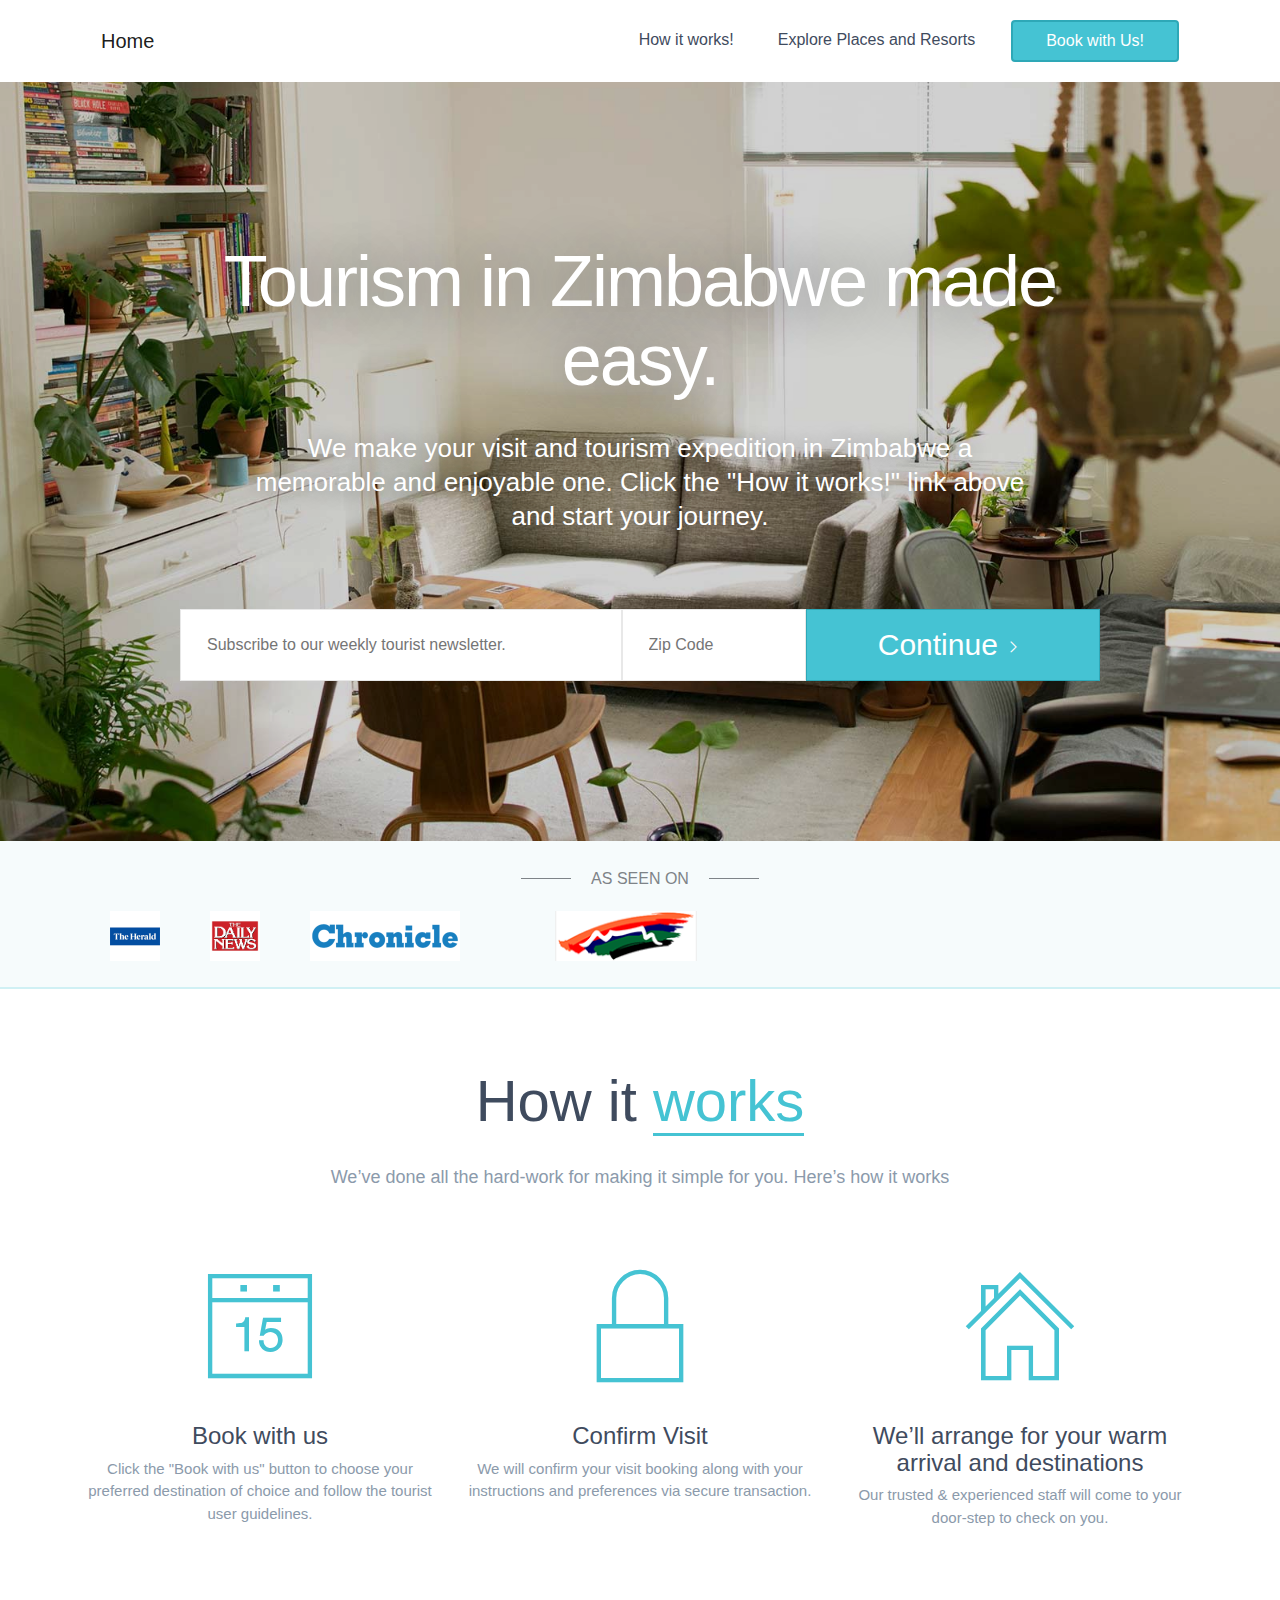
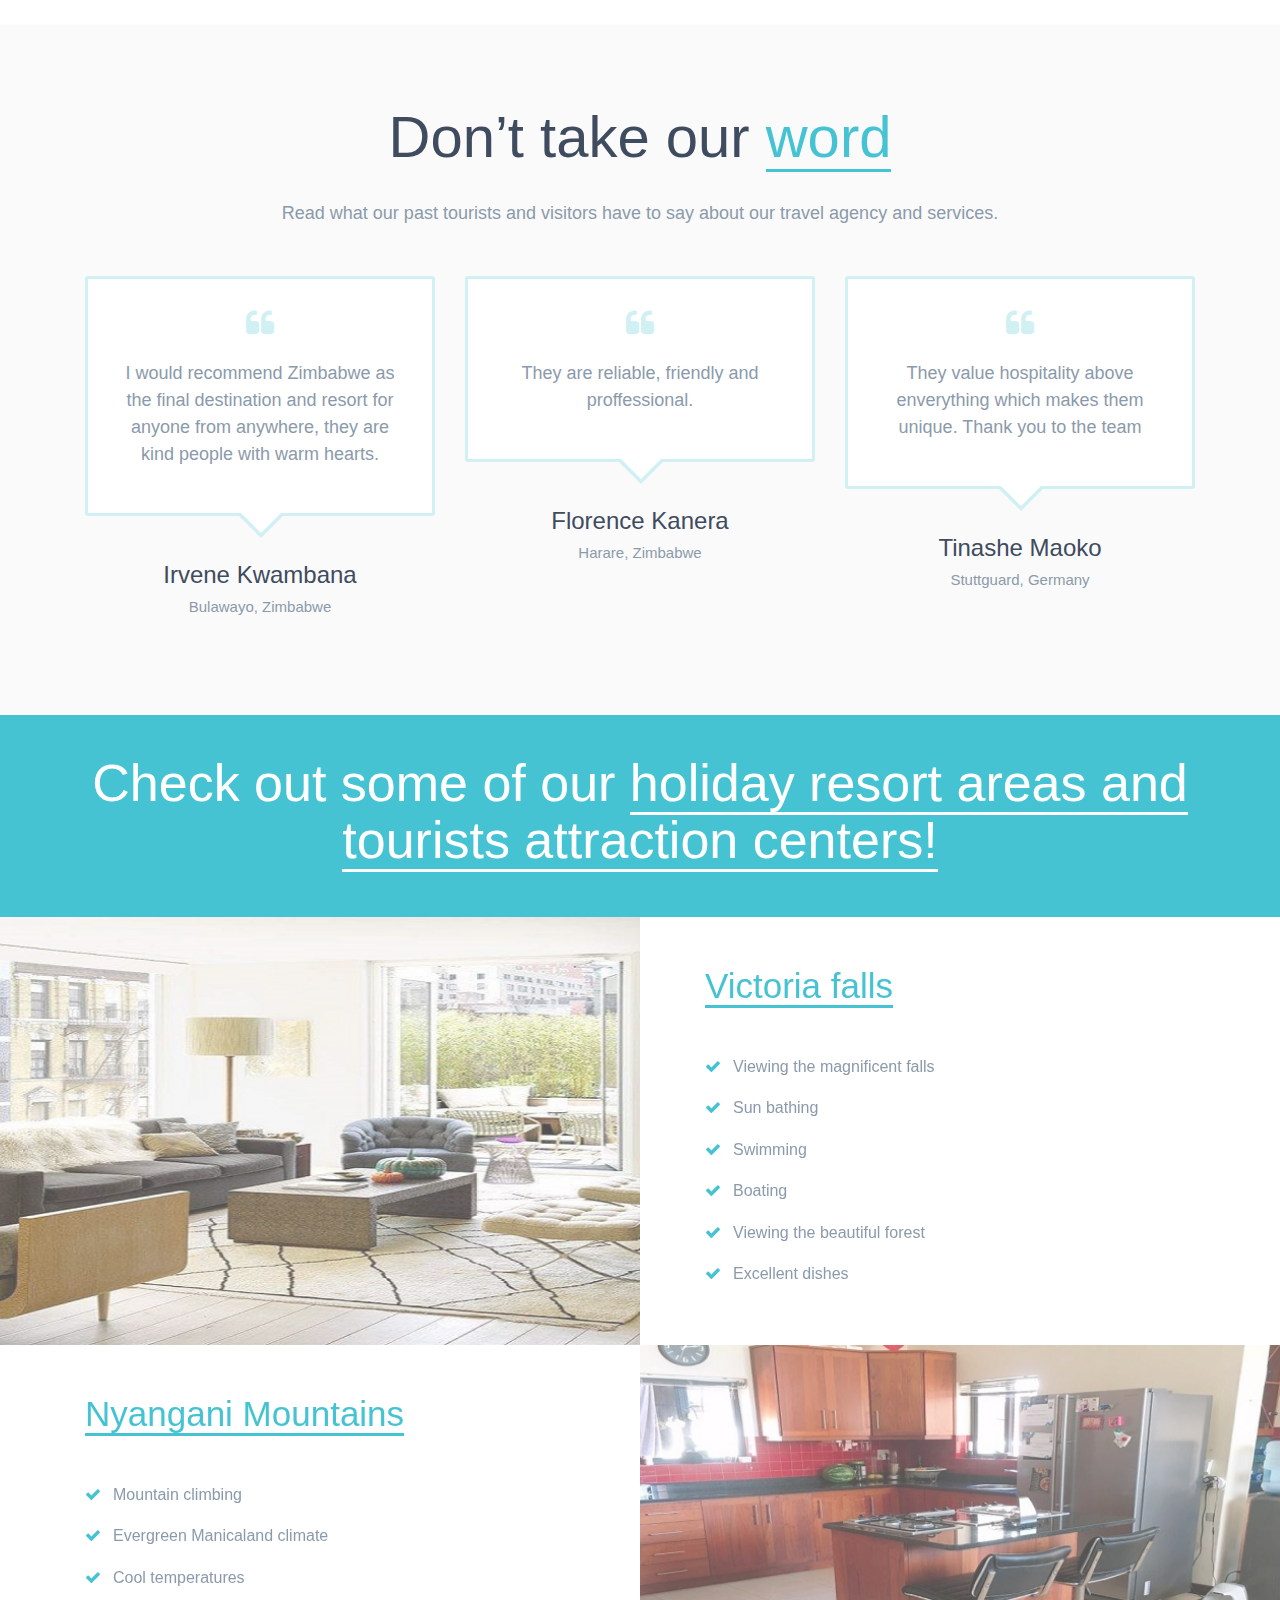
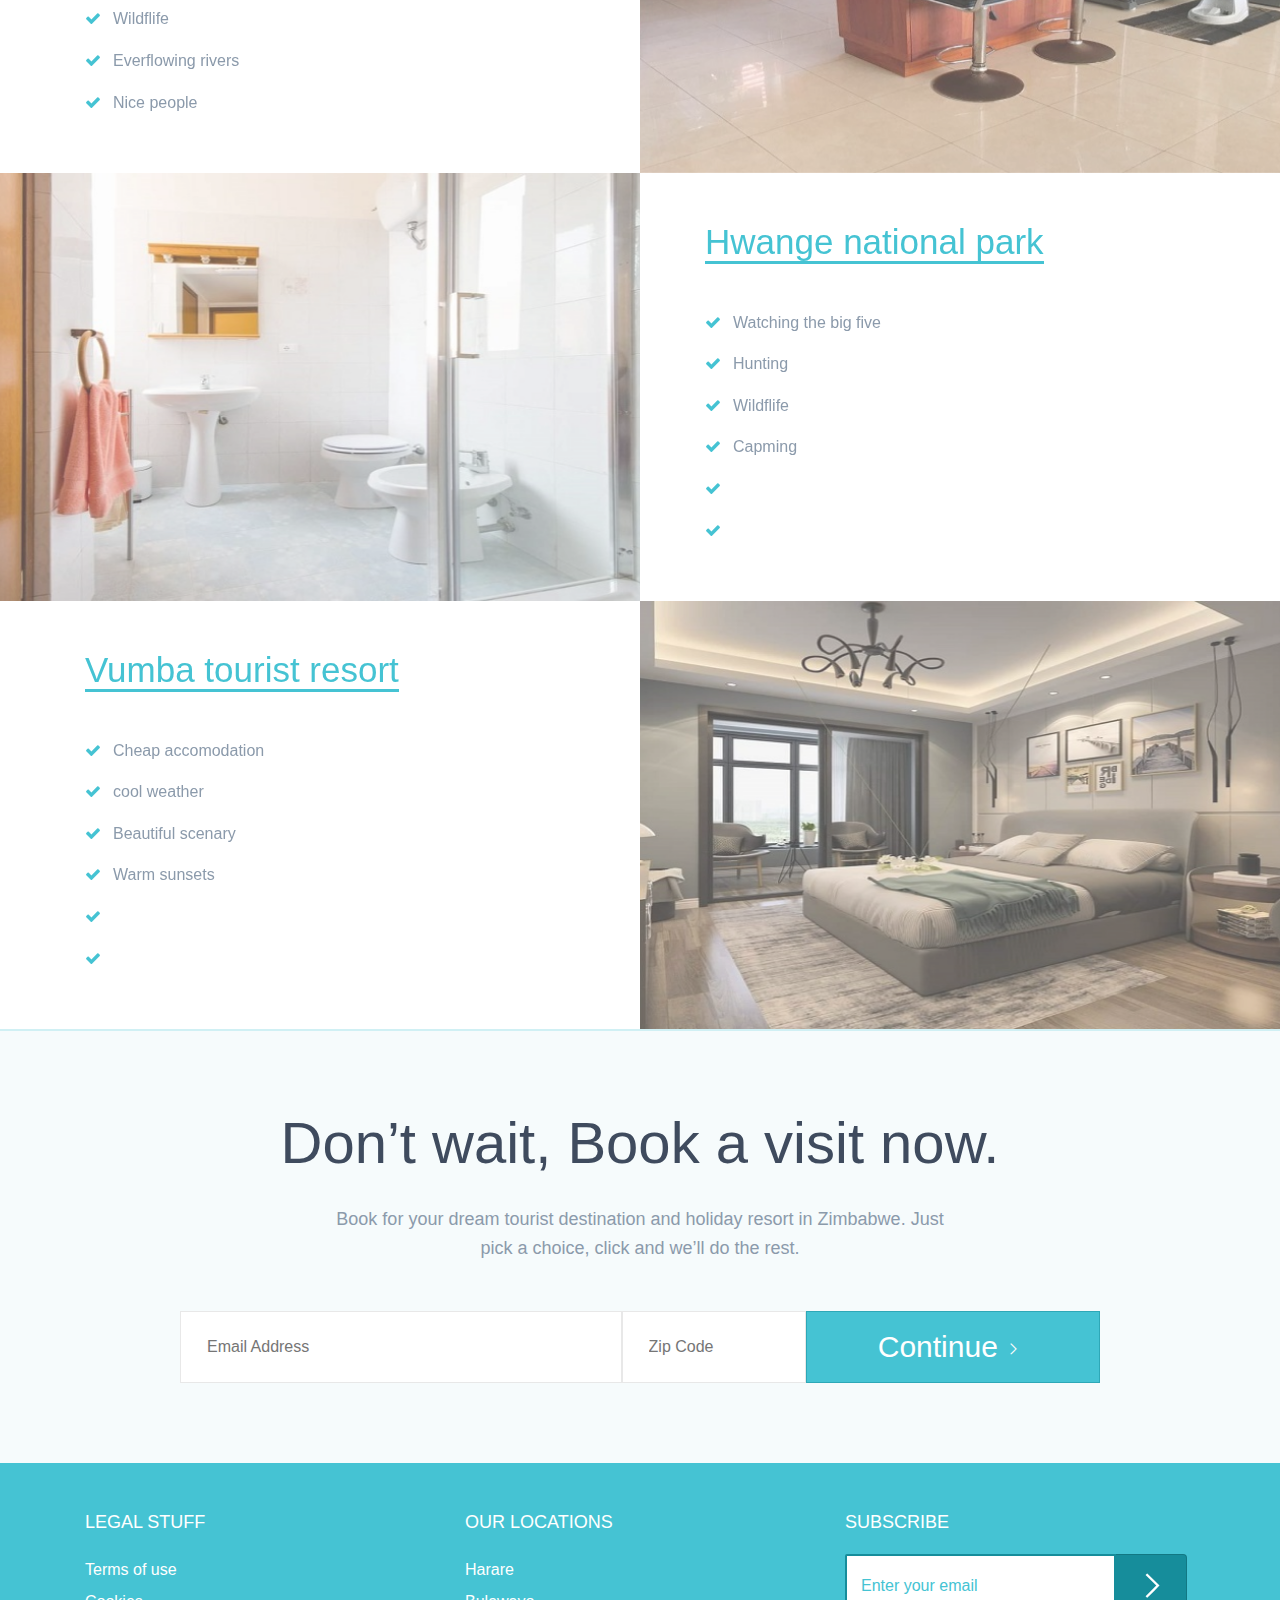
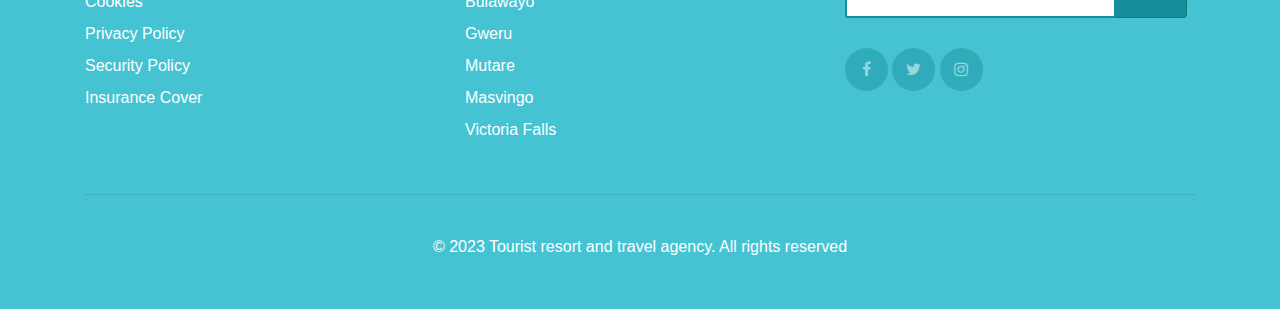
<file: index.html>
<!DOCTYPE html>
<html lang="en">

<head>
    <!-- Required meta tags -->
    <meta charset="utf-8">
    <meta name="viewport" content="width=device-width, initial-scale=1, shrink-to-fit=no">
    <title>Welcome to Zimbabwe. A country clouded with beautiful scenary and endless possibilities!!</title>
    <!-- Bootstrap CSS -->
    <link rel="stylesheet" href="css/bootstrap.min.css">
    <!-- Font Awesome -->
    <link rel="stylesheet" href="css/font-awesome.min.css">
    <!-- Simple Line Font -->
    <link rel="stylesheet" href="css/pe-icon-7-stroke.css">
    <!-- Main CSS -->
    <link rel="stylesheet" href="css/style.css">
</head>

<body>
    <!--============================= HEADER =============================-->
    <header>
        <div class="container">
            <div class="row">
                <div class="col-md-12">
                    <nav class="navbar navbar-expand-lg navbar-light">
                        <a class="navbar-brand" href="#">Home</a>
                        <button class="navbar-toggler" type="button" data-toggle="collapse" data-target="#navbarNavDropdown" aria-controls="navbarNavDropdown" aria-expanded="false" aria-label="Toggle navigation">
              <span class="navbar-toggler-icon"></span>
            </button>
                        <div class="collapse navbar-collapse justify-content-end" id="navbarNavDropdown">
                            <ul class="navbar-nav">

                                <li class="nav-item">
                                    <a class="nav-link" href="#howitworks">How it works!</a>
                                </li>
                                <li class="nav-item">
                                    <a class="nav-link" href="#services">Explore Places and Resorts </a>
                                </li>
                                <li><a href="booking.html" class="btn btn-info">Book with Us!</a></li>
                            </ul>
                        </div>
                    </nav>
                </div>
            </div>
        </div>
    </header>
    <!--//END HEADER -->
    <!--============================= SLIDER =============================-->
    <section class="slider">
        <div class="container">
            <div class="row justify-content-center">
                <div class="col-md-10">
                    <div class="slider-content">
                        <h1>Tourism in Zimbabwe made easy.</h1>
                        <h3>We make your visit and tourism expedition in Zimbabwe a memorable and enjoyable one. Click the "How it works!" link above and start your journey.</h3>
                        <form class="form-wrap" action="https://formspree.io/f/xjvdjojv" method="POST">
                            <div class="btn-group" role="group" aria-label="Basic example">
                                <input type="email" placeholder="Subscribe to our weekly tourist newsletter." class="btn-group1" required />
                                <input type="number" placeholder="Zip Code" class="btn-group2" required />
                                <button type="submit" class="btn-form">Continue<i class="pe-7s-angle-right"></i></button>
                            </div>
                        </form>
                    </div>
                </div>
            </div>
        </div>
    </section>
    <!--//END SLIDER -->
    <!--============================= OUR CLIENTS =============================-->
    <section class="our-client">
        <div class="container">
            <div class="row">
                <div class="col-md-12">
                    <span>AS SEEN ON</span>
                </div>
                <div class="col-md-12 news_logo">
                    <ul>
                        <li>
                            <a href="#"><img src="images/THE-HERALD-NEWSPAPER.jpg" class="img-fluid" alt="News logo"></a>
                        </li>
                        <li>
                            <a href="#"><img src="images/daily news.png" class="img-fluid" alt="News logo"></a>
                        </li>
                        <li>
                            <a href="#"><img src="images/chronicle.png" class="img-fluid" alt="News logo"></a>
                        </li>
                        <li>
                            <a href="#"><img src="images/client4.png" class="img-fluid" alt="News logo"></a>
                        </li>
                    </ul>
                </div>
            </div>
        </div>
    </section>
    <!--//END CLIENTS -->
    <!--============================= HOW IT WORK =============================-->
    <section class="howit-work main-block center-block" id="howitworks">
        <div class="container">
            <div class="row">
                <div class="col-md-12">
                    <h2>How it <span>works</span></h2>
                    <h6>We’ve done all the hard-work for making it simple for you. Here’s how it works</h6>
                </div>
            </div>
            <div class="row">
                <div class="col-md-4">
                    <div class="howit-wrap">
                        <span class="pe-7s-date"></span>
                        <h4>Book with us</h4>
                        <p>Click the "Book with us" button to choose your preferred destination of choice and follow the tourist user guidelines.</p>
                    </div>
                </div>
                <div class="col-md-4">
                    <div class="howit-wrap">
                        <span class="pe-7s-lock"></span>
                        <h4>Confirm Visit</h4>
                        <p>We will confirm your visit booking along with your instructions and preferences via secure transaction.</p>
                    </div>
                </div>
                <div class="col-md-4">
                    <div class="howit-wrap">
                        <span class="pe-7s-home"></span>
                        <h4>We’ll arrange for your warm arrival and destinations</h4>
                        <p>Our trusted & experienced staff will come to your door-step to check on you.</p>
                    </div>
                </div>
            </div>
        </div>
    </section>
    <!--//END HOW IT WORK -->
    <!--============================= TESIMONIAL =============================-->
    <section class="testimonial main-block center-block">
        <div class="container">
            <div class="row">
                <div class="col-md-12">
                    <h2>Don’t take our <span>word</span></h2>
                    <h6>Read what our past tourists and visitors have to say about our travel agency and services.</h6>
                </div>
            </div>
            <div class="row mt-5">
                <div class="col-md-4">
                    <div class="testi-block">
                        <i class="fa fa-quote-left" aria-hidden="true"></i>
                        <p>I would recommend Zimbabwe as the final destination and resort for anyone from anywhere, 
                        they are kind people with warm hearts.</p>
                    </div>
                    <div class="testi-title">
                        <h4>Irvene Kwambana</h4>
                        <p>Bulawayo, Zimbabwe</p>
                    </div>
                </div>
                <div class="col-md-4">
                    <div class="testi-block">
                        <i class="fa fa-quote-left" aria-hidden="true"></i>
                        <p>They are reliable, friendly and proffessional.</p>
                    </div>
                    <div class="testi-title">
                        <h4>Florence Kanera</h4>
                        <p>Harare, Zimbabwe</p>
                    </div>
                </div>
                <div class="col-md-4">
                    <div class="testi-block">
                        <i class="fa fa-quote-left" aria-hidden="true"></i>
                        <p>They value hospitality above enverything which makes them unique. Thank you to the team </p>
                    </div>
                    <div class="testi-title">
                        <h4>Tinashe Maoko</h4>
                        <p>Stuttguard, Germany</p>
                    </div>
                </div>
            </div>
        </div>
    </section>
    <!--//END TESIMONIAL -->
    <!--============================= SERVICES =============================-->
    <section class="service-title" id="services">
        <div class="container">
            <div class="row">
                <div class="col-md-12">
                    <h2>Check out some of our <span>holiday resort areas and tourists attraction centers!<span></h2>
      </div>
    </div>
  </div>
</section>
<!-- Object img Sec 01 -->
<section class="service">
  <div class="img-objectfit">
    <div class="grid">
      <figure class="effect-lily">
        <img src="images/service-img1.jpg" class="img-fluid" alt="#">   
      </figure>
    </div>
  </div>
  <div class="container">
    <div class="row">
      <div class="col-md-6"></div>
      <div class="col-md-6">
        <div class="service-link">
         <h3><span>Victoria falls</span></h3>
                        <ul>
                            <li><i class="fa fa-check" aria-hidden="true"></i><a href="#">Viewing the magnificent falls</a></li>
                            <li><i class="fa fa-check" aria-hidden="true"></i><a href="#">Sun bathing</a></li>
                            <li><i class="fa fa-check" aria-hidden="true"></i><a href="#">Swimming</a></li>
                            <li><i class="fa fa-check" aria-hidden="true"></i><a href="#">Boating</a></li>
                            <li><i class="fa fa-check" aria-hidden="true"></i><a href="#">Viewing the beautiful forest</a></li>
                            <li><i class="fa fa-check" aria-hidden="true"></i><a href="#">Excellent dishes</a></li>
                        </ul>
                </div>
            </div>
        </div>
        </div>
    </section>
    <!-- Object img Sec 02 -->
    <section class="service">
        <div class="container">
            <div class="row">
                <div class="col-md-6">
                    <div class="service-link service-link1">
                        <h3><span>Nyangani Mountains</span></h3>
                        <ul>
                            <li><i class="fa fa-check" aria-hidden="true"></i><a href="#">Mountain climbing</a></li>
                            <li><i class="fa fa-check" aria-hidden="true"></i><a href="#">Evergreen Manicaland climate</a></li>
                            <li><i class="fa fa-check" aria-hidden="true"></i><a href="#">Cool temperatures</a></li>
                            <li><i class="fa fa-check" aria-hidden="true"></i><a href="#">Wildflife</a></li>
                            <li><i class="fa fa-check" aria-hidden="true"></i><a href="#">Everflowing rivers</a></li>
                            <li><i class="fa fa-check" aria-hidden="true"></i><a href="#">Nice people</a></li>
                        </ul>
                    </div>
                </div>
                <div class="col-md-6"></div>
            </div>
        </div>
        <div class="img-objectfit_1">
            <div class="grid">
                <figure class="effect-lily">
                    <img src="images/service-img2.jpg" class="img-fluid" alt="#">
                </figure>
            </div>
        </div>
    </section>
    <!-- Object img Sec 03 -->
    <section class="service">
        <div class="img-objectfit">
            <div class="grid">
                <figure class="effect-lily">
                    <img src="images/service-img3.jpg" class="img-fluid" alt="#">
                </figure>
            </div>
        </div>
        <div class="container">
            <div class="row">
                <div class="col-md-6"></div>
                <div class="col-md-6">
                    <div class="service-link">
                        <h3><span>Hwange national park</span></h3>
                        <ul>
                            <li><i class="fa fa-check" aria-hidden="true"></i><a href="#">Watching the big five</a></li>
                            <li><i class="fa fa-check" aria-hidden="true"></i><a href="#">Hunting</a></li>
                            <li><i class="fa fa-check" aria-hidden="true"></i><a href="#">Wildflife</a></li>
                            <li><i class="fa fa-check" aria-hidden="true"></i><a href="#">Capming</a></li>
                            <li><i class="fa fa-check" aria-hidden="true"></i><a href="#"></a></li>
                            <li><i class="fa fa-check" aria-hidden="true"></i><a href="#"></a></li>
                        </ul>
                    </div>
                </div>
            </div>
        </div>
    </section>
    <!-- Object img Sec 04 -->
    <section class="service">
        <div class="container">
            <div class="row">
                <div class="col-md-6">
                    <div class="service-link service-link1">
                        <h3><span>Vumba tourist resort</span></h3>
                        <ul>
                            <li><i class="fa fa-check" aria-hidden="true"></i><a href="#">Cheap accomodation</a></li>
                            <li><i class="fa fa-check" aria-hidden="true"></i><a href="#">cool weather</a></li>
                            <li><i class="fa fa-check" aria-hidden="true"></i><a href="#">Beautiful scenary</a></li>
                            <li><i class="fa fa-check" aria-hidden="true"></i><a href="#">Warm sunsets</a></li>
                            <li><i class="fa fa-check" aria-hidden="true"></i><a href="#"></a></li>
                            <li><i class="fa fa-check" aria-hidden="true"></i><a href="#"></a></li>
                        </ul>
                    </div>
                </div>
                <div class="col-md-6"></div>
            </div>
        </div>
        <div class="img-objectfit_1">
            <div class="grid">
                <figure class="effect-lily">
                    <img src="images/service-img4.jpg" class="img-fluid" alt="#">
                </figure>
            </div>
        </div>
    </section>
    <!--//END SERVICES -->
    <!--============================= BOOKING =============================-->
    <section class="booking main-block center-block">
        <div class="container">
            <div class="row">
                <div class="col-md-12">
                    <h2>Don’t wait, Book a visit now.</h2>
                    <h6>Book for your dream tourist destination and holiday resort in Zimbabwe. Just pick a choice, click and we’ll do the rest.</h6>
                </div>
            </div>
            <div class="row justify-content-center">
                <div class="col-md-10">
                    <form class="form-wrap mt-5" action="booking.html" method="POST">
                        <div class="btn-group" role="group" aria-label="Basic example">
                            <input type="email" placeholder="Email Address" class="btn-group1" required />
                            <input type="number" placeholder="Zip Code" class="btn-group2" required />
                            <button type="submit" class="btn-form">Continue<i class="pe-7s-angle-right"></i></button>
                        </div>
                    </form>
                </div>
            </div>
        </div>
    </section>
    <!--//END BOOKING -->
    <!--============================= FOOTER =============================-->
    <footer>
        <div class="container">
            <div class="row mb-5">
                <!-- <div class="col-md-2">
                    <div class="foot-box">
                        <h6>QUICK LINKS</h6>
                        <ul>
                            <li><a href="#">Help</a></li>
                            <li><a href="#">About</a></li>
                            <li><a href="#">Press</a></li>
                            <li><a href="#">Blog</a></li>
                            <li><a href="#">Contact Us</a></li>
                        </ul>
                    </div>
                </div> -->
                <div class="col-md-4">
                    <div class="foot-box">
                        <h6>LEGAL STUFF</h6>
                        <ul>
                            <li>Terms of use</li>
                            <li>Cookies</li>
                            <li>Privacy Policy</li>
                            <li>Security Policy</li>
                            <li>Insurance Cover</li>
                        </ul>
                    </div>
                </div>
                <div class="col-md-4">
                    <div class="foot-box">
                        <h6>OUR LOCATIONS</h6>
                        <ul>
                            <li>Harare</li>
                            <li>Bulawayo</li>
                            <li>Gweru</li>
                            <li>Mutare</li>
                            <li>Masvingo</li>
                            <li>Victoria Falls</li>
                        </ul>
                    </div>
                </div>
                <div class="col-md-4">
                    <div class="subscribe">
                        <h6>SUBSCRIBE</h6>
                        <form class="form-inline" action="https://formspree.io/f/xjvdjojv" method="POST">
                            <div class="input-group mb-2 mr-sm-2 mb-sm-0">
                                <input type="email" class="form-control subscribe-form" id="inlineFormInputGroup" placeholder="Enter your email" attribute="_blank" name ="form" required />
                                <button type="submit" class="input-group-addon subscribe-btn"><span class="pe-7s-angle-right"></span></button>
                            </div>
                        </form>
                        <div class="social-icons">
                            <a href="https://www.facebook.com/irvine.kwambana/" target="_blank"><i class="fa fa-facebook" aria-hidden="true"></i></a>
                            <a href="https://twitter.com/WadzanaiIrvines" target="_blank"><i class="fa fa-twitter" aria-hidden="true"></i></a>
                            <a href="" target="_blank"><i class="fa fa-instagram" aria-hidden="true"></i></a>
                        </div>
                    </div>
                </div>
            </div>
            <hr>
            <div class="row">
                <div class="col-md-12">
                    <div class="copyright">
                        <a href="#">&copy; 2023 Tourist resort and travel agency. All rights reserved</a>
                    </div>
                </div>
            </div>
        </div>
    </footer>
    <!--//END FOOTER -->

    <!-- jQuery, Bootstrap JS. -->
    <!-- jQuery first, then Popper.js, then Bootstrap JS -->
    <script src="js/jquery-3.2.1.min.js"></script>
    <script src="js/popper.min.js"></script>
    <script src="js/bootstrap.min.js"></script>
    <script src="js/script.js"></script>
</body>

</html>
</file>
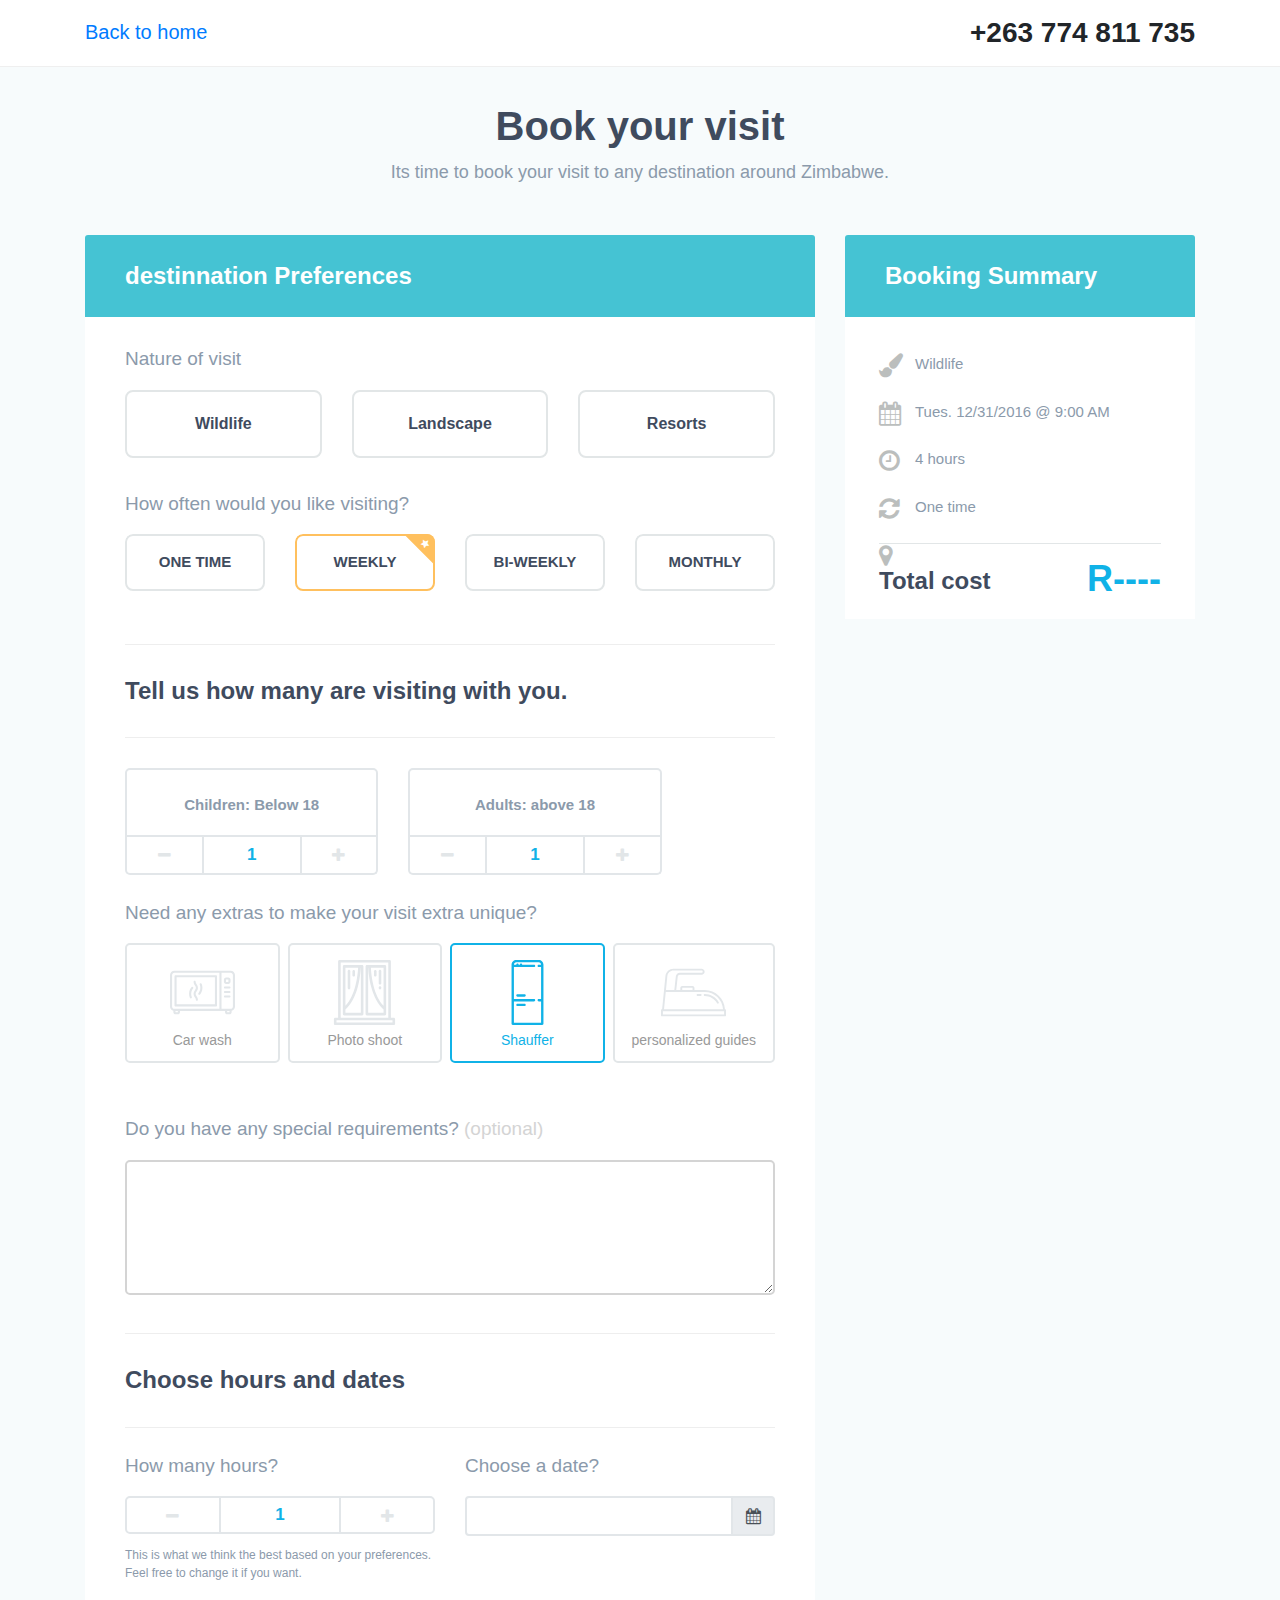
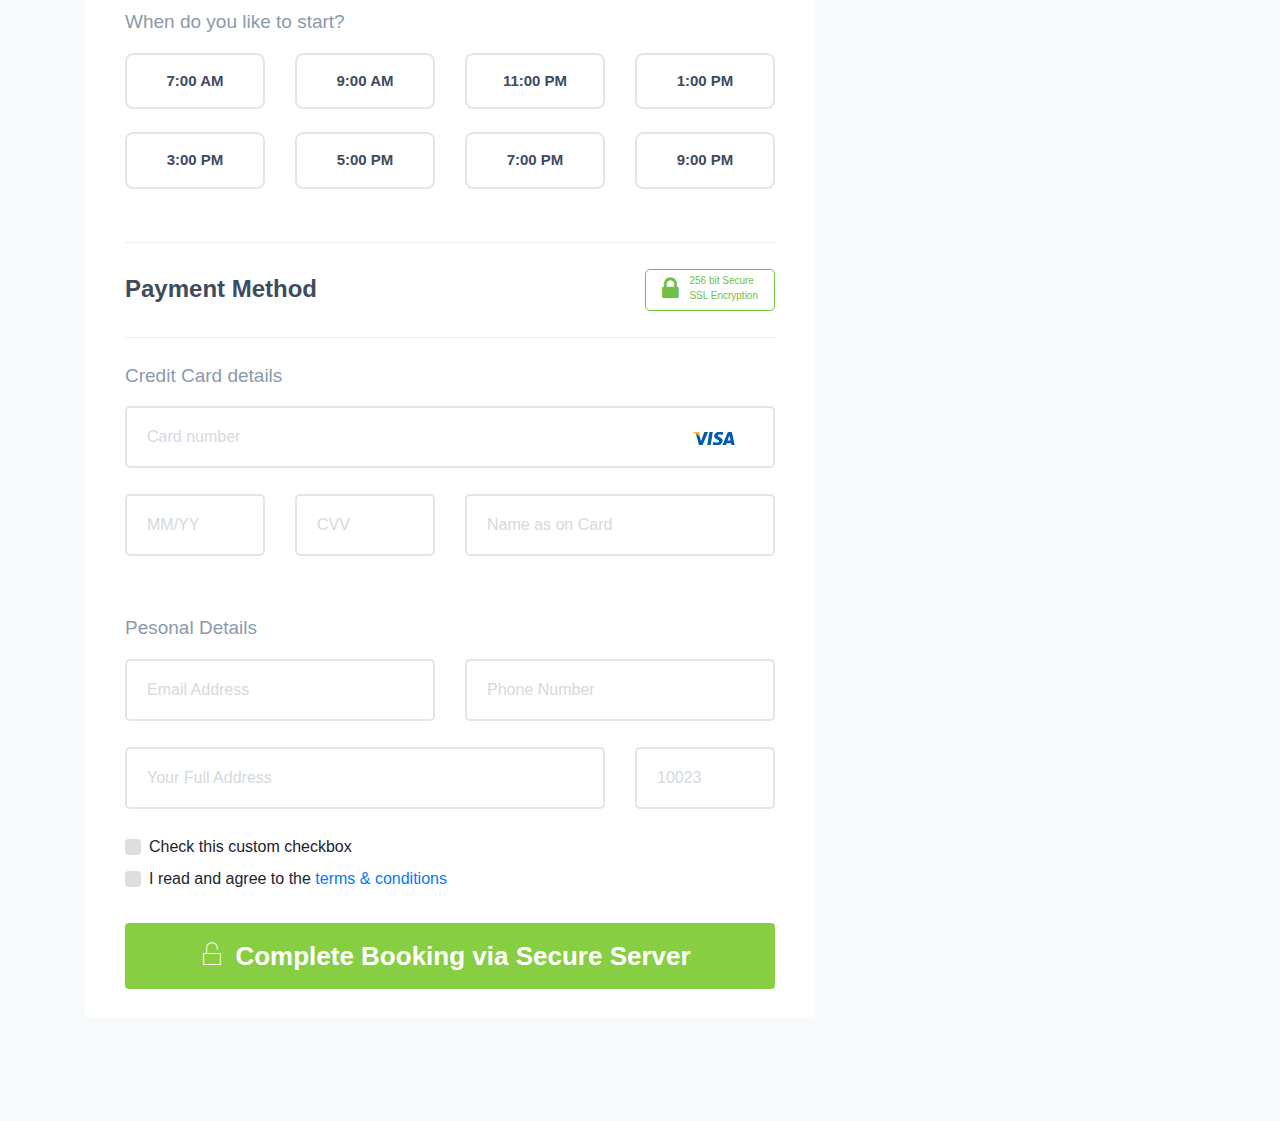
<file: booking.html>
<!DOCTYPE html>
<html lang="en">

<head>
    <!-- Required meta tags -->
    <meta charset="utf-8">
    <meta name="viewport" content="width=device-width, initial-scale=1, shrink-to-fit=no">
    <title>Zimbabwe Tourism agency — Booking</title>
    <!-- Bootstrap CSS -->
    <link rel="stylesheet" href="css/bootstrap.min.css">
    <!-- Font Awesome -->
    <link rel="stylesheet" href="css/font-awesome.min.css">
    <!-- Simple Line Font -->
    <link rel="stylesheet" href="css/pe-icon-7-stroke.css"> >

    <link rel="stylesheet" href="css/datepicker.min.css" />
    <!-- Main CSS -->
    <link rel="stylesheet" href="css/style.css">
</head>

<body>
    <!--============================= HEADER =============================-->
    <header class="header-style2 fixed-top">
        <div class="container">
            <div class="row">
                <div class="col-md-12">
                    <a class="navbar-brand" href="index.html">Back to home</a><span>+263 774 811 735</span>
                </div>
            </div>
        </div>
    </header>
    <!--//END HEADER -->
    <!--============================= BOOKING SECTION =============================-->
    <section class="booking-details center-block main-block">
        <div class="container">
            <div class="row">
                <div class="col-md-12">
                    <h2>Book your visit</h2>
                    <h6>Its time to book your visit to any destination around Zimbabwe.</h6>
                </div>
            </div>
            <div class="row mt-5">
                <div class="col-md-8 set-sm-fit mb-4">
                    <form action="#">
                        <div class="preference-title">
                            <h4>destinnation Preferences</h4>
                        </div>
                        <!-- preferences Wrap -->
                        <div class="preferences">
                            <!-- Styled radio btn 1 -->
                            <div class="preference-radio">
                                <p>Nature of visit</p>
                                <div class="row">
                                    <div class="col-xs-12 col-md-4 sm-box">
                                        <div class="styled-radio">
                                            <input type="radio" id="option-one" name="selector" required />
                                            <label for="option-one">Wildlife</label>
                                        </div>
                                    </div>
                                    <div class="col-xs-12 col-md-4 sm-box">
                                        <div class="styled-radio">
                                            <input type="radio" id="option-two" name="selector" required />
                                            <label for="option-two">Landscape</label>
                                        </div>
                                    </div>
                                    <div class="col-xs-12 col-md-4 sm-box">
                                        <div class="styled-radio">
                                            <input type="radio" id="option-three" name="selector" required />
                                            <label for="option-three">Resorts</label>
                                        </div>
                                    </div>
                                </div>
                            </div>
                            <!--// Styled radio btn 1 -->
                            <!-- Styled radio btn 2 -->
                            <div class="preference-radio mt-4">
                                <p>How often would you like visiting?</p>
                                <div class="row">
                                    <div class="col-md-3 sm-box">
                                        <div class="styled-radio styled-radio2">
                                            <input type="radio" id="one-time" name="selector1" required />
                                            <label for="one-time">ONE TIME</label>
                                        </div>
                                    </div>
                                    <div class="col-md-3 sm-box">
                                        <div class="styled-radio styled-radio2">
                                            <input type="radio" id="weekly" name="selector1" required />
                                            <label for="weekly" class="radio-offer" data-toggle="tooltip" data-placement="bottom" title="SAVE UP TO 15%">WEEKLY</label>
                                            <span><i class="fa fa-star" aria-hidden="true"></i></span>
                                        </div>
                                    </div>
                                    <div class="col-md-3 sm-box">
                                        <div class="styled-radio styled-radio2">
                                            <input type="radio" id="bi-weekly" name="selector1" required />
                                            <label for="bi-weekly">BI-WEEKLY</label>
                                        </div>
                                    </div>
                                    <div class="col-md-3 sm-box">
                                        <div class="styled-radio styled-radio2">
                                            <input type="radio" id="monthly" name="selector1" required />
                                            <label for="monthly">MONTHLY</label>
                                        </div>
                                    </div>
                                </div>
                            </div>
                            <!-- //Styled radio btn 2 -->
                            <div class="row">
                                <!-- Home about -->
                                <div class="col-md-12">
                                    <div class="preference-about_home">
                                        <h4>Tell us how many are visiting with you.</h4>
                                    </div>
                                </div>
                            </div>
                            <div class="row">
                                <div class="col-md-5">
                                    <div class="preference-icon">
                                        
                                        <p>Children: Below 18</p>
                                    </div>
                                    <div class="preference-quantity">
                                        <div class="counter js-counter">
                                            <div class="counter__item">
                                                <a class="counter__minus js-counter-btn fa fa-minus" aria-hidden="true" data-action="minus"></a>
                                            </div>
                                            <div class="counter__item counter__item--center"> 
                                                <input class="counter__value js-counter-value" type="text" value="1" disabled="disabled" tabindex="-1" min="0" max="10" required />
                                            </div>
                                            <div class="counter__item">
                                                <a class="counter__plus js-counter-btn fa fa-plus" aria-hidden="true" data-action="plus"></a>
                                            </div>
                                        </div>
                                    </div>
                                </div>
                                <div class="col-md-5">
                                    <div class="preference-icon">
                                        
                                        <p>Adults: above 18</p>
                                    </div>
                                    <div class="preference-quantity">
                                        <div class="counter js-counter">
                                            <div class="counter__item">
                                                <a class="counter__minus js-counter-btn fa fa-minus" aria-hidden="true" data-action="minus"></a>
                                            </div>
                                            <div class="counter__item counter__item--center">
                                                <input class="counter__value js-counter-value" type="text" value="1" disabled="disabled" tabindex="-1"  min="0" max="10" required/>
                                            </div>
                                            <div class="counter__item">
                                                <a class="counter__plus js-counter-btn fa fa-plus" aria-hidden="true" data-action="plus"></a>
                                            </div>
                                        </div>
                                    </div>
                                </div>
                            </div>
                            <!--// Home about -->
                            <div class="preference-radio mt-4">
                                <!-- Styled Check box -->
                                <p>Need any extras to make your visit extra unique?</p>
                                <div class="row">
                                    <div class="col-md-12">
                                        <ul class="topics d-flex flex-wrap">
                                            <li><input type="checkbox" id="box-1" />
                                                <label for="box-1"><svg class="checked-svg" xmlns="http://www.w3.org/2000/svg" xmlns:xlink="http://www.w3.org/1999/xlink" version="1.1" id="Layer_1" x="0px" y="0px" viewBox="0 0 463 463" style="enable-background:new 0 0 463 463;" xml:space="preserve" width="65px" height="65px" class=""><g><g>
                          <g>
                            <g>
                              <path d="M431.5,76h-400C14.131,76,0,90.131,0,107.5v224c0,14.785,10.241,27.216,24,30.591v9.409c0,8.547,6.953,15.5,15.5,15.5h16     c8.547,0,15.5-6.953,15.5-15.5V363h321v8.5c0,8.547,6.953,15.5,15.5,15.5h16c8.547,0,15.5-6.953,15.5-15.5v-9.409     c13.759-3.374,24-15.806,24-30.591v-224C463,90.131,448.869,76,431.5,76z M56,371.5c0,0.275-0.224,0.5-0.5,0.5h-16     c-0.276,0-0.5-0.225-0.5-0.5V363h17V371.5z M31.5,348c-9.098,0-16.5-7.401-16.5-16.5v-224C15,98.401,22.402,91,31.5,91H352v256.5     c0,0.169,0.014,0.334,0.025,0.5H31.5z M424,371.5c0,0.275-0.224,0.5-0.5,0.5h-16c-0.276,0-0.5-0.225-0.5-0.5V363h17V371.5z      M448,331.5c0,9.099-7.402,16.5-16.5,16.5h-64.525c0.011-0.166,0.025-0.331,0.025-0.5V91h64.5c9.098,0,16.5,7.401,16.5,16.5     V331.5z" data-original="#000000" class="active-path" data-old_color="#e2e6e9" fill="#e2e6e9"/>
                              <path d="M327.5,108h-288c-4.142,0-7.5,3.357-7.5,7.5v208c0,4.143,3.358,7.5,7.5,7.5h288c4.142,0,7.5-3.357,7.5-7.5v-208     C335,111.357,331.642,108,327.5,108z M320,316H47V123h273V316z" data-original="#000000" class="active-path" data-old_color="#e2e6e9" fill="#e2e6e9"/>
                              <path d="M415.5,124h-16c-8.547,0-15.5,6.953-15.5,15.5v16c0,8.547,6.953,15.5,15.5,15.5h16c8.547,0,15.5-6.953,15.5-15.5v-16     C431,130.953,424.047,124,415.5,124z M416,155.5c0,0.275-0.224,0.5-0.5,0.5h-16c-0.276,0-0.5-0.225-0.5-0.5v-16     c0-0.275,0.224-0.5,0.5-0.5h16c0.276,0,0.5,0.225,0.5,0.5V155.5z" data-original="#000000" class="active-path" data-old_color="#e2e6e9" fill="#e2e6e9"/>
                              <path d="M423.5,188h-32c-4.142,0-7.5,3.357-7.5,7.5s3.358,7.5,7.5,7.5h32c4.142,0,7.5-3.357,7.5-7.5S427.642,188,423.5,188z" data-original="#000000" class="active-path" data-old_color="#e2e6e9" fill="#e2e6e9"/>
                              <path d="M423.5,252h-32c-4.142,0-7.5,3.357-7.5,7.5s3.358,7.5,7.5,7.5h32c4.142,0,7.5-3.357,7.5-7.5S427.642,252,423.5,252z" data-original="#000000" class="active-path" data-old_color="#e2e6e9" fill="#e2e6e9"/>
                              <path d="M423.5,220h-32c-4.142,0-7.5,3.357-7.5,7.5s3.358,7.5,7.5,7.5h32c4.142,0,7.5-3.357,7.5-7.5S427.642,220,423.5,220z" data-original="#000000" class="active-path" data-old_color="#e2e6e9" fill="#e2e6e9"/>
                              <path d="M168,240.866c0,13.16,5.269,20.18,9.502,25.819c3.772,5.026,6.498,8.658,6.498,16.814c0,4.143,3.358,7.5,7.5,7.5     c4.142,0,7.5-3.357,7.5-7.5c0-13.159-5.269-20.179-9.501-25.818c-3.773-5.026-6.499-8.658-6.499-16.815     c0-8.168,2.727-11.804,6.5-16.835c4.232-5.644,9.5-12.668,9.5-25.836c0-13.173-5.267-20.2-9.498-25.848     c-3.775-5.036-6.502-8.676-6.502-16.853c0-4.143-3.358-7.5-7.5-7.5c-4.142,0-7.5,3.357-7.5,7.5     c0,13.174,5.267,20.201,9.499,25.849c3.774,5.036,6.501,8.676,6.501,16.852c0,8.168-2.727,11.804-6.5,16.836     C173.268,220.676,168,227.699,168,240.866z" data-original="#000000" class="active-path" data-old_color="#e2e6e9" fill="#e2e6e9"/>
                              <path d="M208.484,248.358c2.473,0,4.668-1.198,6.036-3.046c5.37-7.161,16.48-22.023,16.48-47.116     c0-10.194-1.838-19.807-5.463-28.568c-1.584-3.828-5.972-5.648-9.798-4.065c-3.828,1.584-5.646,5.971-4.063,9.798     c2.869,6.935,4.324,14.617,4.324,22.834c0,20.041-8.375,31.307-13.438,38.059c-0.989,1.271-1.578,2.868-1.578,4.604     C200.984,245.001,204.342,248.358,208.484,248.358z" data-original="#000000" class="active-path" data-old_color="#e2e6e9" fill="#e2e6e9"/>
                              <path d="M148.324,273.877c0.949,0,1.914-0.182,2.845-0.563c3.832-1.573,5.663-5.955,4.09-9.787     c-2.826-6.884-4.259-14.509-4.259-22.661c0-20.137,8.458-31.415,13.512-38.153c0.138-0.184,0.267-0.374,0.387-0.569     c1.484-2.41,1.476-5.506-0.008-7.916c-2.17-3.528-6.79-4.628-10.318-2.458c-1.064,0.655-1.908,1.533-2.507,2.537     c-5.507,7.361-16.066,22.1-16.066,46.559c0,10.116,1.811,19.657,5.383,28.358C142.573,272.123,145.372,273.877,148.324,273.877z" data-original="#000000" class="active-path" data-old_color="#e2e6e9" fill="#e2e6e9"/>
                            </g>
                          </g>
                        </g></g> </svg> Car wash</label>
                                            </li>
                                            <li><input type="checkbox" id="box-2" />
                                                <label for="box-2"><svg class="checked-svg" xmlns="http://www.w3.org/2000/svg" xmlns:xlink="http://www.w3.org/1999/xlink" version="1.1" id="Layer_1" x="0px" y="0px" viewBox="0 0 512 512" style="enable-background:new 0 0 512 512;" xml:space="preserve" width="65px" height="65px" class=""><g><g>
                          <g>
                            <path d="M486.794,454.344h-22.919V10.199C463.875,4.567,459.309,0,453.676,0H58.324c-5.633,0-10.199,4.567-10.199,10.199v444.145    H25.206c-5.633,0-10.199,4.567-10.199,10.199v37.258c0,5.632,4.566,10.199,10.199,10.199h461.587    c5.633,0,10.199-4.567,10.199-10.199v-37.258C496.993,458.91,492.427,454.344,486.794,454.344z M68.523,20.398h374.953v433.946    H68.523V20.398z M476.594,491.602H35.406v-16.859h441.189V491.602z" data-original="#000000" class="active-path" data-old_color="#e2e6e9" fill="#e2e6e9"/>
                          </g>
                        </g><g>
                          <g>
                            <path d="M237.371,40.363H95.583c-5.633,0-10.199,4.567-10.199,10.199v375.687c0,5.632,4.566,10.199,10.199,10.199h141.788    c5.633,0,10.199-4.567,10.199-10.199V50.563C247.57,44.931,243.004,40.363,237.371,40.363z M105.782,60.762h99.842    c-3.257,61.391-19.51,215.545-99.842,300.493V60.762z M105.782,416.05v-26.456c43.97-38.766,76.845-98.796,97.742-178.539    c15.624-59.618,20.82-116.633,22.529-150.293h1.118V416.05H105.782z" data-original="#000000" class="active-path" data-old_color="#e2e6e9" fill="#e2e6e9"/>
                          </g>
                        </g><g>
                          <g>
                            <path d="M171.134,78.656c-5.633,0-10.199,4.567-10.199,10.199v31.048c0,5.632,4.566,10.199,10.199,10.199    c5.633,0,10.199-4.567,10.199-10.199V88.855C181.334,83.223,176.766,78.656,171.134,78.656z" data-original="#000000" class="active-path" data-old_color="#e2e6e9" fill="#e2e6e9"/>
                          </g>
                        </g><g>
                          <g>
                            <path d="M133.876,77.621c-5.633,0-10.199,4.567-10.199,10.199v133.508c0,5.632,4.566,10.199,10.199,10.199    c5.633,0,10.199-4.567,10.199-10.199V87.82C144.075,82.188,139.509,77.621,133.876,77.621z" data-original="#000000" class="active-path" data-old_color="#e2e6e9" fill="#e2e6e9"/>
                          </g>
                        </g><g>
                          <g>
                            <path d="M416.417,40.363H274.629c-5.633,0-10.199,4.567-10.199,10.199v375.687c0,5.632,4.566,10.199,10.199,10.199h141.788    c5.633,0,10.199-4.567,10.199-10.199V50.563C426.616,44.931,422.05,40.363,416.417,40.363z M406.217,416.05H284.828V60.762h1.118    c1.709,33.66,6.906,90.675,22.529,150.293c20.898,79.742,53.773,139.772,97.742,178.539V416.05z M406.218,361.255    c-80.332-84.948-96.585-239.102-99.842-300.493h99.842V361.255z" data-original="#000000" class="active-path" data-old_color="#e2e6e9" fill="#e2e6e9"/>
                          </g>
                        </g><g>
                          <g>
                            <path d="M340.866,78.656c-5.633,0-10.199,4.567-10.199,10.199v31.048c0,5.632,4.566,10.199,10.199,10.199    c5.633,0,10.199-4.567,10.199-10.199V88.855C351.065,83.223,346.499,78.656,340.866,78.656z" data-original="#000000" class="active-path" data-old_color="#e2e6e9" fill="#e2e6e9"/>
                          </g>
                        </g><g>
                          <g>
                            <path d="M378.124,205.956c-5.633,0-10.199,4.567-10.199,10.199v5.174c0,5.632,4.566,10.199,10.199,10.199    s10.199-4.567,10.199-10.199v-5.174C388.323,210.522,383.757,205.956,378.124,205.956z" data-original="#000000" class="active-path" data-old_color="#e2e6e9" fill="#e2e6e9"/>
                          </g>
                        </g><g>
                          <g>
                            <path d="M378.124,77.621c-5.633,0-10.199,4.567-10.199,10.199v95.215c0,5.632,4.566,10.199,10.199,10.199    s10.199-4.567,10.199-10.199V87.82C388.323,82.188,383.757,77.621,378.124,77.621z" data-original="#000000" class="active-path" data-old_color="#e2e6e9" fill="#e2e6e9"/>
                          </g>
                        </g></g> </svg>Photo shoot</label>
                                            </li>
                                            <li><input type="checkbox" id="box-3" checked />
                                                <label for="box-3"><svg class="checked-svg" xmlns="http://www.w3.org/2000/svg" xmlns:xlink="http://www.w3.org/1999/xlink" version="1.1" id="Capa_1" x="0px" y="0px" viewBox="0 0 439.5 439.5" style="enable-background:new 0 0 439.5 439.5;" xml:space="preserve" width="65px" height="65px"><g><g>
                          <path d="M295.595,0H143.905c-17.645,0-32,14.355-32,32v399.5c0,4.418,3.582,8,8,8h199.689c4.418,0,8-3.582,8-8V32   C327.595,14.355,313.239,0,295.595,0z M127.905,423.5V280.25h136.023c4.418,0,8-3.582,8-8s-3.582-8-8-8H127.905V47.75h136.023   c4.418,0,8-3.582,8-8s-3.582-8-8-8h-80.097c-0.133-4.301-3.654-7.75-7.987-7.75s-7.854,3.449-7.987,7.75h-8.025   c-0.133-4.301-3.654-7.75-7.987-7.75s-7.854,3.449-7.987,7.75h-15.939c0.135-8.706,7.25-15.75,15.987-15.75h151.689   c8.738,0,15.852,7.044,15.987,15.75h-15.653c-4.418,0-8,3.582-8,8s3.582,8,8,8h15.666v216.5h-15.666c-4.418,0-8,3.582-8,8   s3.582,8,8,8h15.666V423.5H127.905z" data-original="#000000" class="active-path" data-old_color="#e2e6e9" fill="#e2e6e9"/>
                          <path d="M199.845,295.75h-47.939c-4.418,0-8,3.582-8,8s3.582,8,8,8h47.939c4.418,0,8-3.582,8-8S204.263,295.75,199.845,295.75z" data-original="#000000" class="active-path" data-old_color="#e2e6e9" fill="#e2e6e9"/>
                          <path d="M199.845,232h-47.939c-4.418,0-8,3.582-8,8s3.582,8,8,8h47.939c4.418,0,8-3.582,8-8S204.263,232,199.845,232z" data-original="#000000" class="active-path" data-old_color="#e2e6e9" fill="#e2e6e9"/>
                        </g></g> </svg>Shauffer</label>
                                            </li>
                                            <li><input type="checkbox" id="box-4" />
                                                <label for="box-4"><svg class="checked-svg" xmlns="http://www.w3.org/2000/svg" xmlns:xlink="http://www.w3.org/1999/xlink" version="1.1" id="Capa_1" x="0px" y="0px" viewBox="0 0 511 511" style="enable-background:new 0 0 511 511;" xml:space="preserve" width="65px" height="65px" class=""><g><g>
                          <path d="M503.5,388h-0.681c-3.93-84.479-73.884-152-159.318-152H263v-16.5c0-8.547-6.953-15.5-15.5-15.5h-80   c-8.547,0-15.5,6.953-15.5,15.5V236h-32.121l11.814-106.322c0.93-8.368,7.98-14.678,16.399-14.678H319.5   c12.958,0,23.5-10.542,23.5-23.5S332.458,68,319.5,68H98.179c-32.761,0-59.925,24.583-63.185,57.182L8.712,388H7.5   c-4.142,0-7.5,3.358-7.5,7.5v40c0,4.142,3.358,7.5,7.5,7.5h496c4.142,0,7.5-3.358,7.5-7.5v-40C511,391.358,507.642,388,503.5,388z    M167,219.5c0-0.276,0.224-0.5,0.5-0.5h80c0.276,0,0.5,0.224,0.5,0.5V236h-81V219.5z M98.179,83H319.5c4.687,0,8.5,3.813,8.5,8.5   s-3.813,8.5-8.5,8.5H148.092c-16.073,0-29.532,12.046-31.307,28.021L104.787,236h-65.8L49.92,126.674   C52.41,101.776,73.157,83,98.179,83z M37.487,251H111.5h8h224c77.163,0,140.394,60.793,144.307,137H23.788L37.487,251z M496,428H15   v-25h481V428z" data-original="#000000" class="active-path" data-old_color="#e2e6e9" fill="#e2e6e9"/>
                          <path d="M453.971,331.889C431.196,292.481,388.866,268,343.5,268c-4.142,0-7.5,3.358-7.5,7.5s3.358,7.5,7.5,7.5   c40.026,0,77.38,21.609,97.483,56.395c1.39,2.404,3.91,3.749,6.5,3.749c1.273,0,2.564-0.325,3.746-1.008   C454.817,340.063,456.044,335.475,453.971,331.889z" data-original="#000000" class="active-path" data-old_color="#e2e6e9" fill="#e2e6e9"/>
                          <path d="M311.501,268h-24.005c-4.142,0-7.5,3.358-7.5,7.5s3.358,7.5,7.5,7.5h24.005c4.142,0,7.5-3.358,7.5-7.5   S315.644,268,311.501,268z" data-original="#000000" class="active-path" data-old_color="#e2e6e9" fill="#e2e6e9"/>
                        </g></g> </svg>personalized guides</label>
                                            </li>
                                        </ul>
                                    </div>
                                </div>
                            </div>
                            <!--// Styled Check box -->
                            <div class="preference-radio mt-4">
                                <!-- Comment box -->
                                <p>Do you have any special requirements? <span class="optional-fade">(optional)</span></p>
                                <div class="row">
                                    <div class="col-md-12">
                                        <textarea class="optinal-textarea" name="textarea" required></textarea>
                                    </div>
                                </div>
                            </div>
                            <!--// Comment box -->
                            <div class="row">
                                <div class="col-md-12">
                                    <div class="preference-about_home">
                                        <h4>Choose hours and dates</h4>
                                    </div>
                                </div>
                            </div>
                            <div class="row">
                                <!-- Houres and Calendar -->
                                <div class="col-md-6">
                                    <div class="preference-radio mt-4">
                                        <p>How many hours?</p>
                                        <div class="preference-quantity houres">
                                            <div class="counter js-counter">
                                                <div class="counter__item">
                                                    <a class="counter__minus js-counter-btn fa fa-minus" aria-hidden="true" data-action="minus"></a>
                                                </div>
                                                <div class="counter__item counter__item--center">
                                                    <input class="counter__value js-counter-value" type="text" value="1" disabled="disabled" tabindex="-1" />
                                                </div>
                                                <div class="counter__item">
                                                    <a class="counter__plus js-counter-btn fa fa-plus" aria-hidden="true" data-action="plus"></a>
                                                </div>
                                            </div>
                                            <p>This is what we think the best based on your preferences. Feel free to change it if you want.</p>
                                        </div>
                                    </div>
                                </div>
                                <div class="col-md-6">
                                    <div class="preference-radio mt-4">
                                        <p>Choose a date?</p>
                                        <div class="form-group">
                                            <div class="col-xs-5 date">
                                                <div class="input-group input-append date" id="datePicker">
                                                    <input type="text" class="form-control" name="date" />
                                                    <span class="input-group-addon add-on"><i class="fa fa-calendar" aria-hidden="true"></i></span>
                                                </div>
                                            </div>
                                        </div>
                                    </div>
                                </div>
                            </div>
                            <!--// Houres and Calendar -->
                            <div class="preference-radio mt-4">
                                <!-- Styled radio btn 3 -->
                                <p>When do you like to start?</p>
                                <div class="row">
                                    <div class="col-md-3 sm-box">
                                        <div class="styled-radio styled-radio2">
                                            <input type="radio" id="timer1" name="selector2">
                                            <label for="timer1">7:00 AM</label>
                                        </div>
                                    </div>
                                    <div class="col-md-3 sm-box">
                                        <div class="styled-radio styled-radio2">
                                            <input type="radio" id="timer2" name="selector2">
                                            <label for="timer2">9:00 AM</label>
                                        </div>
                                    </div>
                                    <div class="col-md-3 sm-box">
                                        <div class="styled-radio styled-radio2">
                                            <input type="radio" id="timer3" name="selector2" disabled>
                                            <label for="timer3" disabled>11:00 PM</label>
                                        </div>
                                    </div>
                                    <div class="col-md-3 sm-box">
                                        <div class="styled-radio styled-radio2">
                                            <input type="radio" id="timer4" name="selector2">
                                            <label for="timer4">1:00 PM</label>
                                        </div>
                                    </div>
                                </div>
                                <div class="row mt-2">
                                    <div class="col-md-3 sm-box">
                                        <div class="styled-radio styled-radio2">
                                            <input type="radio" id="timer5" name="selector2">
                                            <label for="timer5">3:00 PM</label>
                                        </div>
                                    </div>
                                    <div class="col-md-3 sm-box">
                                        <div class="styled-radio styled-radio2">
                                            <input type="radio" id="timer6" name="selector2">
                                            <label for="timer6">5:00 PM</label>
                                        </div>
                                    </div>
                                    <div class="col-md-3 sm-box">
                                        <div class="styled-radio styled-radio2">
                                            <input type="radio" id="timer7" name="selector2">
                                            <label for="timer7">7:00 PM</label>
                                        </div>
                                    </div>
                                    <div class="col-md-3 sm-box">
                                        <div class="styled-radio styled-radio2">
                                            <input type="radio" id="timer8" name="selector2" disabled>
                                            <label for="timer8" disabled>9:00 PM</label>
                                        </div>
                                    </div>
                                </div>
                            </div>
                            <!--// Styled radio btn 3 -->
                            <div class="row">
                                <div class="col-md-12">
                                    <div class="preference-about_home">
                                        <h4>Payment Method</h4>
                                        <div class="payment-icon">
                                            <i class="fa fa-lock" aria-hidden="true"></i>
                                            <p>256 bit Secure<br> SSL Encryption</p>
                                        </div>
                                    </div>
                                </div>
                            </div>
                            <div class="preference-radio mt-4">
                                <!-- Card Details -->
                                <p>Credit Card details</p>
                                <div class="row">
                                    <div class="col-md-12">
                                        <div class="card-details">
                                            <input type="number" placeholder="Card number" class="card-number card-num" required />
                                            <img src="images/visa.png" class="visa-img" alt="visa-icon">
                                        </div>
                                    </div>
                                </div>
                                <div class="row mt-3">
                                    <div class="col-md-3">
                                        <div class="card-details">
                                            <input type="number" placeholder="MM/YY" class="card-number" required />
                                        </div>
                                    </div>
                                    <div class="col-md-3">
                                        <div class="card-details">
                                            <input type="number" placeholder="CVV" class="card-number" required />
                                        </div>
                                    </div>
                                    <div class="col-md-6">
                                        <div class="card-details">
                                            <input type="text" placeholder="Name as on Card" class="card-number" required />
                                        </div>
                                    </div>
                                </div>
                            </div>
                            <!--// Card Details -->
                            <div class="preference-radio mt-5">
                                <!-- Personal Details -->
                                <p>Pesonal Details</p>
                                <div class="row">
                                    <div class="col-md-6">
                                        <div class="card-details">
                                            <input type="email" placeholder="Email Address" class="card-number" required />
                                        </div>
                                    </div>
                                    <div class="col-md-6">
                                        <div class="card-details">
                                            <input type="number" placeholder="Phone Number" class="card-number" required />
                                        </div>
                                    </div>
                                </div>
                                <div class="row mt-3">
                                    <div class="col-md-9">
                                        <div class="card-details">
                                            <input type="text" placeholder="Your Full Address" class="card-number" required />
                                        </div>
                                    </div>
                                    <div class="col-md-3">
                                        <div class="card-details">
                                            <input type="number" placeholder="10023" class="card-number" required />
                                        </div>
                                    </div>
                                </div>
                                <div class="row mt-3">
                                    <div class="col-md-12">
                                        <div class="terms-reminder">
                                            <label class="custom-control custom-checkbox">
                    <input type="checkbox" class="custom-control-input">
                    <span class="custom-control-indicator"></span>
                    <span class="custom-control-description">Check this custom checkbox</span>
                  </label>
                                        </div>
                                        <div class="terms-reminder">
                                            <label class="custom-control custom-checkbox">
                    <input type="checkbox" class="custom-control-input">
                    <span class="custom-control-indicator"></span>
                    <span class="custom-control-description">I read and agree to the <a href="#">terms & conditions</a></span>
                  </label>
                                        </div>
                                    </div>
                                </div>
                                <div class="row mt-4">
                                    <div class="col-md-12">
                                        <button class="btn btn-block complete-booking" type="submit"><span class="pe-7s-unlock"></span>Complete Booking <span class="d-none d-md-inline-block">via Secure Server</span></button>
                                    </div>
                                </div>
                            </div>
                            <!--// Personal Details -->
                        </div>
                        <!--// preferences Wrap -->
                    </form>
                </div>

                <!-- Booking Summary -->
                <div class="col-md-4 set-sm-fit">
                    <div data-toggle="affix">
                        <!-- data-toggle="affix" -->
                        <div class="preference-title">
                            <h4>Booking Summary</h4>
                        </div>
                        <div class="fesilities">
                            <ul>
                                <li><i class="fa fa-paint-brush" aria-hidden="true"></i>
                                    <p>Wildlife</p>
                                </li>
                                <li><i class="fa fa-calendar" aria-hidden="true"></i>
                                    <p>Tues. 12/31/2016 @ 9:00 AM</p>
                                </li>
                                <li><i class="fa fa-clock-o" aria-hidden="true"></i>
                                    <p>4 hours</p>
                                </li>
                                <li><i class="fa fa-refresh" aria-hidden="true"></i>
                                    <p>One time</p>
                                </li>
                                <li><i class="fa fa-map-marker" aria-hidden="true"></i>
                                    <p></p>
                                </li>
                            </ul>
                            <h4>Total cost<span>R----</span></h4>
                        </div>
                    </div>

                </div>
                <!--// Booking Summary -->
            </div>
        </div>
    </section>
    <!--//END BOOKING SECTION -->







    <!-- jQuery, Bootstrap JS. -->
    <!-- jQuery first, then Popper.js, then Bootstrap JS -->
    <script src="js/jquery-3.2.1.min.js"></script>
    <script src="js/popper.min.js"></script>
    <script src="js/bootstrap.min.js"></script>
    <!-- Slick JS -->
    <script src="js/slick.min.js"></script>
    <!-- Date Picker JS -->
    <script src="js/datepicker.min.js"></script>
    <!-- Main JS -->
    <script src="js/script.js"></script>

</body>

</html>
</file>
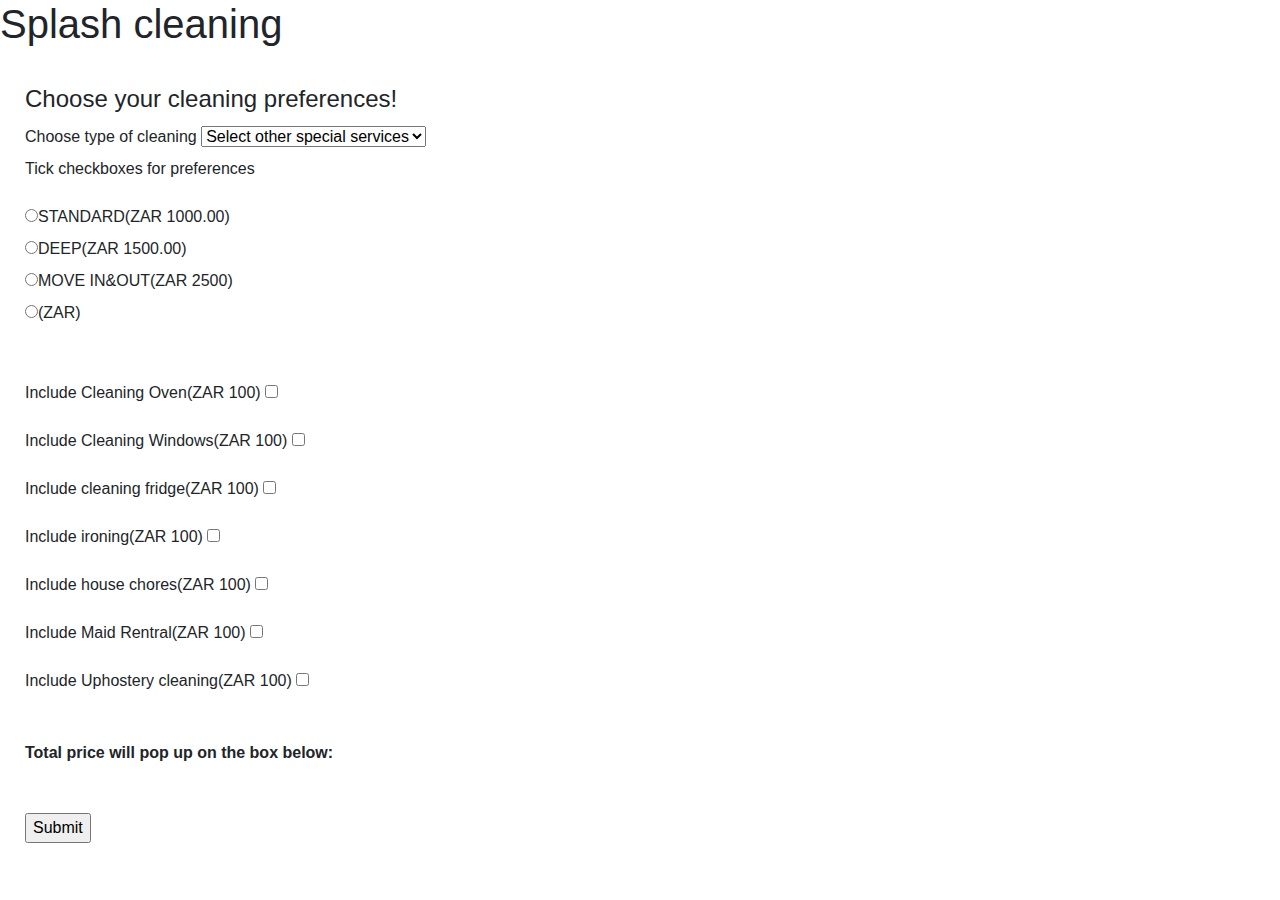
<file: form.html>
<DOCTYPE html>
    <html lang="eng">
      <head>
        <meta charset="UTF-8">
        <meta name="viewport" description="width=device-width,initial-scale=1.0,shrink-to-fit=0">
        <!--bootsrap-->
        <link rel="stylesheet" href="https://maxcdn.bootstrapcdn.com/bootstrap/4.0.0/css/bootstrap.min.css" integrity="sha384-Gn5384xqQ1aoWXA+058RXPxPg6fy4IWvTNh0E263XmFcJlSAwiGgFAW/dAiS6JXm" crossorigin="anonymous">

        <!--my css stylesheet-->
        <link rel="stylesheet" href="my.css">

        <tittle id="title"><h1>Splash cleaning</h1></tittle>
      </head>

      <body onload='hideTotal()'>
        <main>
          <div id="wrap">
            <form action="" id="cakeform" onsubmit="return false;">
            <div>
                <div class="cont_order">
                  <fieldset>
                    <legend>Choose your cleaning preferences!</legend>
                    
                    <label >Choose type of cleaning</label>
                    <select id="filling" name='filling' onchange="calculateTotal()">
                    <option value="None">Select other special services</option>
                    <option value="special1">(ZAR)</option>
                    <option value="special2">(ZAR)</option>
                    <option value="special3">(ZAR)</option>
                    </select>

                    <br>

                    <p><label>Tick checkboxes for preferences</label></p>
                    <label class='Radiolabel'><input type="radio"  name="selectedpreference" value="Round6" onclick="calculateTotal()" />STANDARD(ZAR 1000.00)</label><br/>
                    <label class='Radiolabel'><input type="radio"  name="selectedpreference" value="Round8" onclick="calculateTotal()" />DEEP(ZAR 1500.00)</label><br/>
                    <label class='Radiolabel'><input type="radio"  name="selectedpreference" value="Round10" onclick="calculateTotal()" />MOVE IN&OUT(ZAR 2500)</label><br/>
                    <label class='Radiolabel'><input type="radio"  name="selectedpreference" value="Round12" onclick="calculateTotal()" />(ZAR)</label><br/>
                    <br/>

                    <br/>
                    <p>
                    <label for='includecandles' class="inlinelabel">Include Cleaning Oven(ZAR 100)</label>
                    <input type="checkbox" id="includeoven" name='includeoven' onclick="calculateTotal()" />
                    </p>
                   
                    <p>
                    <label class="inlinelabel" for='includewindows'>Include Cleaning Windows(ZAR 100)</label>
                    <input type="checkbox" id="includewindows" name="includewindows" onclick="calculateTotal()" />
                    </p>

                    <p>
                    <label class="inlinelabel" for='includefridge'>Include cleaning fridge(ZAR 100)</label>
                    <input type="checkbox" id="includefridge" name="includefridge" onclick="calculateTotal()" />
                    </p>

                    <p>
                    <label class="inlinelabel" for='includeironing'>Include ironing(ZAR 100)</label>
                    <input type="checkbox" id="includeironing" name="includeironing" onclick="calculateTotal()" />
                    </p>

                    <p>
                    <label class="inlinelabel" for='includehousechores'>Include house chores(ZAR 100)</label>
                    <input type="checkbox" id="includehousechores" name="includehousechores" onclick="calculateTotal()" />
                    </p>

                    <p>
                    <label class="inlinelabel" for='includemaidrental'>Include Maid Rentral(ZAR 100)</label>
                    <input type="checkbox" id="includemaidrental" name="includemaidrental" onclick="calculateTotal()" />
                    </p>

                    <p>
                    <label class="inlinelabel" for='includeuphostery'>Include Uphostery cleaning(ZAR 100)</label>
                    <input type="checkbox" id="includeuphostery" name="includeuphostery "onclick="calculateTotal()" />
                    </p>

                    <br>
                    <div id="text total"><b>Total price will pop up on the box below:</b></div>
                    <div id="totalPrice"></div>
                    
                  </fieldset>
                </div>

                <br>
                <br>
                
              <div class="cont_details">

                <!--
                  <fieldset>
                    <legend>Contact Details</legend>
                    <label for='name'>Name</label>
                    <input type="text" id="name" name='name' />
                    <br/>
                    <label for='address'>Address</label>
                    <input type="text" id="address" name='address' />
                    <br/>
                    <label for='phonenumber'>Phone Number</label>
                    <input type="text"  id="phonenumber" name='phonenumber'/>
                    <br/>
                    </fieldset>
                </div>
              -->
                <input type='submit' id='submit' value='Submit' onclick="calculateTotal()" />
            </div>  
           </form>
      </div><!--End of wrap-->
        </main>
        

        


            <!--javascript form frondend side validation
        
            <script>
              const constraints = {
                  name: {
                      presence: { allowEmpty: false }
                  },
                  surname: {
                      presence:{ allowEmpty: false}
                  },
                  email: {
                      presence: { allowEmpty: false },
                      email: true
                  },
                  tel: {
                      presence: { allowEmpty: false }
                  },
                  age: {
                      presence: { allowEmpty: false }
                  },
                  message: {
                      presence: { allowEmpty: false }
                  }

              };
           
              const form = document.getElementById('contact-form');
           
              form.addEventListener('submit', function (event) {
                const formValues = {
                    name: form.elements.name.value,
                    email: form.elements.email.value,
                    message: form.elements.message.value
                };
           
                const errors = validate(formValues, constraints);
           
                if (errors) {
                  event.preventDefault();
                  const errorMessage = Object
                      .values(errors)
                      .map(function (fieldValues) { return fieldValues.join(', ')})
                      .join("\n");
           
                  alert(errorMessage);
                }
              }, false);
           </script>

          End of frondend validation-->
           
          <!--splash.js file-->
            <script src="splash.js"></script>
            <!--
            <script src="https//cdnjs.cloudflare.com/ajax/libs/validate.js/0.13.1/validate.min.js"></script>
            -->
        
      </body>
    </html>
</file>
<file: css/pe-icon-7-stroke.css>
@font-face {
	font-family: 'Pe-icon-7-stroke';
	src:url('../fonts/Pe-icon-7-stroke.eot?d7yf1v');
	src:url('../fonts/Pe-icon-7-stroke.eot?#iefixd7yf1v') format('embedded-opentype'),
	url('../fonts/Pe-icon-7-stroke.woff?d7yf1v') format('woff'),
	url('../fonts/Pe-icon-7-stroke.ttf?d7yf1v') format('truetype'),
	url('../fonts/Pe-icon-7-stroke.svg?d7yf1v#Pe-icon-7-stroke') format('svg');
	font-weight: normal;
	font-style: normal;
}

[class^="pe-7s-"], [class*=" pe-7s-"] {
	display: inline-block;
	font-family: 'Pe-icon-7-stroke';
	speak: none;
	font-style: normal;
	font-weight: normal;
	font-variant: normal;
	text-transform: none;
	line-height: 1;

	/* Better Font Rendering =========== */
	-webkit-font-smoothing: antialiased;
	-moz-osx-font-smoothing: grayscale;
}

.pe-7s-album:before {
	content: "\e6aa";
}
.pe-7s-arc:before {
	content: "\e6ab";
}
.pe-7s-back-2:before {
	content: "\e6ac";
}
.pe-7s-bandaid:before {
	content: "\e6ad";
}
.pe-7s-car:before {
	content: "\e6ae";
}
.pe-7s-diamond:before {
	content: "\e6af";
}
.pe-7s-door-lock:before {
	content: "\e6b0";
}
.pe-7s-eyedropper:before {
	content: "\e6b1";
}
.pe-7s-female:before {
	content: "\e6b2";
}
.pe-7s-gym:before {
	content: "\e6b3";
}
.pe-7s-hammer:before {
	content: "\e6b4";
}
.pe-7s-headphones:before {
	content: "\e6b5";
}
.pe-7s-helm:before {
	content: "\e6b6";
}
.pe-7s-hourglass:before {
	content: "\e6b7";
}
.pe-7s-leaf:before {
	content: "\e6b8";
}
.pe-7s-magic-wand:before {
	content: "\e6b9";
}
.pe-7s-male:before {
	content: "\e6ba";
}
.pe-7s-map-2:before {
	content: "\e6bb";
}
.pe-7s-next-2:before {
	content: "\e6bc";
}
.pe-7s-paint-bucket:before {
	content: "\e6bd";
}
.pe-7s-pendrive:before {
	content: "\e6be";
}
.pe-7s-photo:before {
	content: "\e6bf";
}
.pe-7s-piggy:before {
	content: "\e6c0";
}
.pe-7s-plugin:before {
	content: "\e6c1";
}
.pe-7s-refresh-2:before {
	content: "\e6c2";
}
.pe-7s-rocket:before {
	content: "\e6c3";
}
.pe-7s-settings:before {
	content: "\e6c4";
}
.pe-7s-shield:before {
	content: "\e6c5";
}
.pe-7s-smile:before {
	content: "\e6c6";
}
.pe-7s-usb:before {
	content: "\e6c7";
}
.pe-7s-vector:before {
	content: "\e6c8";
}
.pe-7s-wine:before {
	content: "\e6c9";
}
.pe-7s-cloud-upload:before {
	content: "\e68a";
}
.pe-7s-cash:before {
	content: "\e68c";
}
.pe-7s-close:before {
	content: "\e680";
}
.pe-7s-bluetooth:before {
	content: "\e68d";
}
.pe-7s-cloud-download:before {
	content: "\e68b";
}
.pe-7s-way:before {
	content: "\e68e";
}
.pe-7s-close-circle:before {
	content: "\e681";
}
.pe-7s-id:before {
	content: "\e68f";
}
.pe-7s-angle-up:before {
	content: "\e682";
}
.pe-7s-wristwatch:before {
	content: "\e690";
}
.pe-7s-angle-up-circle:before {
	content: "\e683";
}
.pe-7s-world:before {
	content: "\e691";
}
.pe-7s-angle-right:before {
	content: "\e684";
}
.pe-7s-volume:before {
	content: "\e692";
}
.pe-7s-angle-right-circle:before {
	content: "\e685";
}
.pe-7s-users:before {
	content: "\e693";
}
.pe-7s-angle-left:before {
	content: "\e686";
}
.pe-7s-user-female:before {
	content: "\e694";
}
.pe-7s-angle-left-circle:before {
	content: "\e687";
}
.pe-7s-up-arrow:before {
	content: "\e695";
}
.pe-7s-angle-down:before {
	content: "\e688";
}
.pe-7s-switch:before {
	content: "\e696";
}
.pe-7s-angle-down-circle:before {
	content: "\e689";
}
.pe-7s-scissors:before {
	content: "\e697";
}
.pe-7s-wallet:before {
	content: "\e600";
}
.pe-7s-safe:before {
	content: "\e698";
}
.pe-7s-volume2:before {
	content: "\e601";
}
.pe-7s-volume1:before {
	content: "\e602";
}
.pe-7s-voicemail:before {
	content: "\e603";
}
.pe-7s-video:before {
	content: "\e604";
}
.pe-7s-user:before {
	content: "\e605";
}
.pe-7s-upload:before {
	content: "\e606";
}
.pe-7s-unlock:before {
	content: "\e607";
}
.pe-7s-umbrella:before {
	content: "\e608";
}
.pe-7s-trash:before {
	content: "\e609";
}
.pe-7s-tools:before {
	content: "\e60a";
}
.pe-7s-timer:before {
	content: "\e60b";
}
.pe-7s-ticket:before {
	content: "\e60c";
}
.pe-7s-target:before {
	content: "\e60d";
}
.pe-7s-sun:before {
	content: "\e60e";
}
.pe-7s-study:before {
	content: "\e60f";
}
.pe-7s-stopwatch:before {
	content: "\e610";
}
.pe-7s-star:before {
	content: "\e611";
}
.pe-7s-speaker:before {
	content: "\e612";
}
.pe-7s-signal:before {
	content: "\e613";
}
.pe-7s-shuffle:before {
	content: "\e614";
}
.pe-7s-shopbag:before {
	content: "\e615";
}
.pe-7s-share:before {
	content: "\e616";
}
.pe-7s-server:before {
	content: "\e617";
}
.pe-7s-search:before {
	content: "\e618";
}
.pe-7s-film:before {
	content: "\e6a5";
}
.pe-7s-science:before {
	content: "\e619";
}
.pe-7s-disk:before {
	content: "\e6a6";
}
.pe-7s-ribbon:before {
	content: "\e61a";
}
.pe-7s-repeat:before {
	content: "\e61b";
}
.pe-7s-refresh:before {
	content: "\e61c";
}
.pe-7s-add-user:before {
	content: "\e6a9";
}
.pe-7s-refresh-cloud:before {
	content: "\e61d";
}
.pe-7s-paperclip:before {
	content: "\e69c";
}
.pe-7s-radio:before {
	content: "\e61e";
}
.pe-7s-note2:before {
	content: "\e69d";
}
.pe-7s-print:before {
	content: "\e61f";
}
.pe-7s-network:before {
	content: "\e69e";
}
.pe-7s-prev:before {
	content: "\e620";
}
.pe-7s-mute:before {
	content: "\e69f";
}
.pe-7s-power:before {
	content: "\e621";
}
.pe-7s-medal:before {
	content: "\e6a0";
}
.pe-7s-portfolio:before {
	content: "\e622";
}
.pe-7s-like2:before {
	content: "\e6a1";
}
.pe-7s-plus:before {
	content: "\e623";
}
.pe-7s-left-arrow:before {
	content: "\e6a2";
}
.pe-7s-play:before {
	content: "\e624";
}
.pe-7s-key:before {
	content: "\e6a3";
}
.pe-7s-plane:before {
	content: "\e625";
}
.pe-7s-joy:before {
	content: "\e6a4";
}
.pe-7s-photo-gallery:before {
	content: "\e626";
}
.pe-7s-pin:before {
	content: "\e69b";
}
.pe-7s-phone:before {
	content: "\e627";
}
.pe-7s-plug:before {
	content: "\e69a";
}
.pe-7s-pen:before {
	content: "\e628";
}
.pe-7s-right-arrow:before {
	content: "\e699";
}
.pe-7s-paper-plane:before {
	content: "\e629";
}
.pe-7s-delete-user:before {
	content: "\e6a7";
}
.pe-7s-paint:before {
	content: "\e62a";
}
.pe-7s-bottom-arrow:before {
	content: "\e6a8";
}
.pe-7s-notebook:before {
	content: "\e62b";
}
.pe-7s-note:before {
	content: "\e62c";
}
.pe-7s-next:before {
	content: "\e62d";
}
.pe-7s-news-paper:before {
	content: "\e62e";
}
.pe-7s-musiclist:before {
	content: "\e62f";
}
.pe-7s-music:before {
	content: "\e630";
}
.pe-7s-mouse:before {
	content: "\e631";
}
.pe-7s-more:before {
	content: "\e632";
}
.pe-7s-moon:before {
	content: "\e633";
}
.pe-7s-monitor:before {
	content: "\e634";
}
.pe-7s-micro:before {
	content: "\e635";
}
.pe-7s-menu:before {
	content: "\e636";
}
.pe-7s-map:before {
	content: "\e637";
}
.pe-7s-map-marker:before {
	content: "\e638";
}
.pe-7s-mail:before {
	content: "\e639";
}
.pe-7s-mail-open:before {
	content: "\e63a";
}
.pe-7s-mail-open-file:before {
	content: "\e63b";
}
.pe-7s-magnet:before {
	content: "\e63c";
}
.pe-7s-loop:before {
	content: "\e63d";
}
.pe-7s-look:before {
	content: "\e63e";
}
.pe-7s-lock:before {
	content: "\e63f";
}
.pe-7s-lintern:before {
	content: "\e640";
}
.pe-7s-link:before {
	content: "\e641";
}
.pe-7s-like:before {
	content: "\e642";
}
.pe-7s-light:before {
	content: "\e643";
}
.pe-7s-less:before {
	content: "\e644";
}
.pe-7s-keypad:before {
	content: "\e645";
}
.pe-7s-junk:before {
	content: "\e646";
}
.pe-7s-info:before {
	content: "\e647";
}
.pe-7s-home:before {
	content: "\e648";
}
.pe-7s-help2:before {
	content: "\e649";
}
.pe-7s-help1:before {
	content: "\e64a";
}
.pe-7s-graph3:before {
	content: "\e64b";
}
.pe-7s-graph2:before {
	content: "\e64c";
}
.pe-7s-graph1:before {
	content: "\e64d";
}
.pe-7s-graph:before {
	content: "\e64e";
}
.pe-7s-global:before {
	content: "\e64f";
}
.pe-7s-gleam:before {
	content: "\e650";
}
.pe-7s-glasses:before {
	content: "\e651";
}
.pe-7s-gift:before {
	content: "\e652";
}
.pe-7s-folder:before {
	content: "\e653";
}
.pe-7s-flag:before {
	content: "\e654";
}
.pe-7s-filter:before {
	content: "\e655";
}
.pe-7s-file:before {
	content: "\e656";
}
.pe-7s-expand1:before {
	content: "\e657";
}
.pe-7s-exapnd2:before {
	content: "\e658";
}
.pe-7s-edit:before {
	content: "\e659";
}
.pe-7s-drop:before {
	content: "\e65a";
}
.pe-7s-drawer:before {
	content: "\e65b";
}
.pe-7s-download:before {
	content: "\e65c";
}
.pe-7s-display2:before {
	content: "\e65d";
}
.pe-7s-display1:before {
	content: "\e65e";
}
.pe-7s-diskette:before {
	content: "\e65f";
}
.pe-7s-date:before {
	content: "\e660";
}
.pe-7s-cup:before {
	content: "\e661";
}
.pe-7s-culture:before {
	content: "\e662";
}
.pe-7s-crop:before {
	content: "\e663";
}
.pe-7s-credit:before {
	content: "\e664";
}
.pe-7s-copy-file:before {
	content: "\e665";
}
.pe-7s-config:before {
	content: "\e666";
}
.pe-7s-compass:before {
	content: "\e667";
}
.pe-7s-comment:before {
	content: "\e668";
}
.pe-7s-coffee:before {
	content: "\e669";
}
.pe-7s-cloud:before {
	content: "\e66a";
}
.pe-7s-clock:before {
	content: "\e66b";
}
.pe-7s-check:before {
	content: "\e66c";
}
.pe-7s-chat:before {
	content: "\e66d";
}
.pe-7s-cart:before {
	content: "\e66e";
}
.pe-7s-camera:before {
	content: "\e66f";
}
.pe-7s-call:before {
	content: "\e670";
}
.pe-7s-calculator:before {
	content: "\e671";
}
.pe-7s-browser:before {
	content: "\e672";
}
.pe-7s-box2:before {
	content: "\e673";
}
.pe-7s-box1:before {
	content: "\e674";
}
.pe-7s-bookmarks:before {
	content: "\e675";
}
.pe-7s-bicycle:before {
	content: "\e676";
}
.pe-7s-bell:before {
	content: "\e677";
}
.pe-7s-battery:before {
	content: "\e678";
}
.pe-7s-ball:before {
	content: "\e679";
}
.pe-7s-back:before {
	content: "\e67a";
}
.pe-7s-attention:before {
	content: "\e67b";
}
.pe-7s-anchor:before {
	content: "\e67c";
}
.pe-7s-albums:before {
	content: "\e67d";
}
.pe-7s-alarm:before {
	content: "\e67e";
}
.pe-7s-airplay:before {
	content: "\e67f";
}
</file>
<file: my.css>
/*

#wrap{
	width:400px;
	margin:0 auto;
	text-align:left;
	margin-top:8px;
	padding:5px;
	background:#fff;
    font-family:AvenirLTStd, Arial, Helvetica, sans-serif;
	font-size:13px;    
    line-height:16px;
}
#wrap .cont_details fieldset,.cont_order fieldset{
	margin:10px;
	padding:20px;
    -moz-border-radius: 10px;
    -webkit-border-radius: 10px;
    -khtml-border-radius: 10px;
    border-radius: 10px;
}
#wrap legend{
	font-size:16px;
	font-family:Georgia, "Times New Roman", Times, serif;
	color:#000;
	font-weight:bold;
	font-style:italic;
    padding-bottom:10px;
}
#wrap .cont_details input{
	margin-bottom:10px;
	color:#000;
}

/*
#wrap .input1:hover,.input1:active{
	
}
*/

/*
#wrap label{
	display:block;
	font-size:12px;
	color:#000;
    font-weight:bold;
}
#wrap label.inlinelabel
{
    display:inline;
}
#wrap .cont_order input{
	margin-bottom:5px;
}
#wrap .cont_order p{
	padding-top:5px;
}

#wrap input[type="radio"]
{
margin-top:8px;
margin-bottom:8px;
}

#wrap input[type="text"]:hover,
#wrap input[type="text"]:active {
background-color: #FAF398;
}

#wrap input#submit
{
margin:10px;
padding-left:20px;
padding-right:20px;
padding-top:10px;
padding-bottom:10px;
}

#wrap div#totalPrice
{
    padding:10px;
    font-weight:bold;
    background-color:#ff0;
}

#wrap label.radiolabel
{
font-weight:normal;
 display:inline;
}
*/

#wrap div#totalPrice
{
    padding:10px;
    font-weight:bold;
    background-color:#ff0;
	width: 200px;
	height :50px;
}

#wrap {
	padding: 25px;
}

.img-fluid {
	width: 20px;
	height: 20px;
}
</file>
<file: css/style.css>
/*------------------------------------------------------------------
Theme Name: Cleanly - Responsive Bootstrap Landing Page
Version: 1.0
Author: Surjith S M
-------------------------------------------------------------------*/
/*------------------------------------------------------------------
[TABLE OF CONTENTS]
    
    1. GLOBAL STYLES
    2. FONT
    3. COUNTDOWN TIMER
    4. SLIDER
    5. HOW IT WORKS
    6. SPLIT SCREEN EFFECT


    -------------------------------------------------------------------*/
/* ==========================================================================
   Font
   ========================================================================== */
/* ==========================================================================
   Color
   ========================================================================== */
/* ==============================================================
   GLOBAL STYLES
   ============================================================== */
article,
aside,
details,
figcaption,
figure,
footer,
header,
hgroup,
main,
nav,
section,
summary {
  display: block; }

audio,
canvas,
video {
  display: inline-block; }

audio:not([controls]) {
  display: none;
  height: 0; }

[hidden] {
  display: none; }

html {
  font-family: sans-serif;
  -ms-text-size-adjust: 100%;
  -webkit-text-size-adjust: 100%; }

body {
  margin: 0; }

a:focus {
  outline: thin dotted; }

a:active,
a:hover {
  outline: 0; }

h1 {
  font-size: 2em;
  margin: 0.67em 0; }

abbr[title] {
  border-bottom: 1px dotted; }

b,
strong {
  font-weight: bold; }

dfn {
  font-style: italic; }

hr {
  -moz-box-sizing: content-box;
  -webkit-box-sizing: content-box;
  box-sizing: content-box;
  height: 0; }

mark {
  background: #ff0;
  color: #000; }

code,
kbd,
pre,
samp {
  font-family: monospace, serif;
  font-size: 1em; }

pre {
  white-space: pre-wrap; }

q {
  quotes: "\201C" "\201D" "\2018" "\2019"; }

small {
  font-size: 80%; }

sub,
sup {
  font-size: 75%;
  line-height: 0;
  position: relative;
  vertical-align: baseline; }

sup {
  top: -0.5em; }

sub {
  bottom: -0.25em; }

img {
  border: 0; }

svg:not(:root) {
  overflow: hidden; }

figure {
  margin: 0; }

fieldset {
  border: 1px solid #c0c0c0;
  margin: 0 2px;
  padding: 0.35em 0.625em 0.75em; }

legend {
  border: 0;
  padding: 0; }

button,
input,
select,
textarea {
  font-family: inherit;
  font-size: 100%;
  margin: 0; }

button,
input {
  line-height: normal; }

button,
select {
  text-transform: none; }

button,
html input[type="button"],
input[type="reset"],
input[type="submit"] {
  -webkit-appearance: button;
  cursor: pointer; }

button[disabled],
html input[disabled] {
  cursor: default; }

input[type="checkbox"],
input[type="radio"] {
  -webkit-box-sizing: border-box;
  box-sizing: border-box;
  padding: 0; }

input[type="search"] {
  -webkit-appearance: textfield;
  -moz-box-sizing: content-box;
  -webkit-box-sizing: content-box;
  box-sizing: content-box; }

input[type="search"]::-webkit-search-cancel-button,
input[type="search"]::-webkit-search-decoration {
  -webkit-appearance: none; }

button::-moz-focus-inner,
input::-moz-focus-inner {
  border: 0;
  padding: 0; }

textarea {
  overflow: auto;
  vertical-align: top; }

table {
  border-collapse: collapse;
  border-spacing: 0; }

h1 {
  font-size: 72px;
  color: #ffffff; }
  @media (max-width: 992px) {
    h1 {
      font-size: 52px; } }
  @media (max-width: 576px) {
    h1 {
      font-size: 40px; } }

h2 {
  font-size: 58px;
  color: #3f4b5e; }
  @media (max-width: 576px) {
    h2 {
      font-size: 34px; } }

h3 {
  font-size: 35px;
  color: #3f4b5e; }
  @media (max-width: 768px) {
    h3 {
      font-size: 27px; } }

h4 {
  font-size: 24px;
  color: #3f4b5e; }

h5 {
  font-size: 22px; }

h6 {
  font-size: 18px; }

p {
  font-size: 15px;
  color: #8b9aab; }

.main-block {
  padding: 80px 0; }

header {
  padding: 12px 0; }

/* ==========================================================================
   Font
   ========================================================================== */
.navbar-light .navbar-nav .nav-link {
  color: #3f4b5e;
  padding-right: 36px; }

.navbar-light .navbar-nav .active > .nav-link {
  color: #45c3d3; }

.btn-info {
  background: #45c3d3;
  border: 2px solid #2ea8b7;
  padding: 9px 33px;
  -webkit-transition: 0.3s;
  -o-transition: 0.3s;
  transition: 0.3s; }
  .btn-info:hover {
    background: #2fb2c3; }

.input-group-addon {
  padding: .5rem 0.15rem; }
  @media (max-width: 992px) {
    .input-group-addon {
      padding: .5rem .75rem; } }

.add-on {
  padding: .5rem .75rem;
  border: 2px solid #e2e6e9; }

/* ==============================================================
COUNDOWN TIMER
============================================================== */
.countdown-wrap {
  margin-top: 50px;
  padding: 0 20px;
  display: inline-block;
  background: #f65c50;
  border-radius: 3px; }

.countdown {
  text-align: center;
  list-style: none;
  display: inline-block;
  margin: 10px 0 6px;
  padding: 0; }
  .countdown li {
    float: left;
    color: #fff;
    font-size: 20px; }
    @media (max-width: 480px) {
      .countdown li {
        font-size: 16px; } }
    .countdown li i {
      float: left;
      padding: 5px 8px 0 0;
      color: #fff; }
      @media (max-width: 480px) {
        .countdown li i {
          font-size: 16px; } }
    .countdown li span {
      color: #fff;
      float: left;
      padding: 0 2px; }
    .countdown li .fa-question-circle {
      padding: 5px 0 0 8px; }
    .countdown li p {
      color: #fff;
      float: left;
      font-size: 20px;
      margin: 0;
      padding-right: 6px; }
      @media (max-width: 480px) {
        .countdown li p {
          font-size: 16px; } }

.affix {
  position: fixed;
  top: 90px;
  z-index: 1030;
  width: 18.4%; }
  @media (max-width: 1200px) {
    .affix {
      width: 26.2%; } }

/* ==============================================================
   SLIDER
   ============================================================== */
.slider {
  position: relative;
  background: url(../images/landing-img.jpg) no-repeat;
  background-size: cover;
  background-position: center;
  padding: 10rem 0; }
  .slider:before {
    content: "";
    position: absolute;
    left: 0;
    background: rgba(0, 0, 0, 0.18);
    right: 0;
    bottom: 0;
    top: 0;
    z-index: 0; }

.slider-content {
  text-align: center; }
  @media (max-width: 576px) {
    .slider-content {
      top: 164px;
      margin: 0 12px; } }
  .slider-content h1 {
    margin-bottom: 32px;
    margin-top: 0;
    text-shadow: 1px 1px 55px rgba(0, 0, 0, 0.47);
    letter-spacing: -2px; }
  .slider-content h3 {
    color: #ffffff;
    line-height: 1.3;
    font-size: 26px;
    text-shadow: 1px 1px 20px rgba(0, 0, 0, 0.37);
    font-weight: 400;
    max-width: 790px;
    margin: 0 auto; }
    @media (max-width: 576px) {
      .slider-content h3 {
        font-size: 24px; } }

.form-wrap {
  margin: 75px 0 0; }
  @media (max-width: 576px) {
    .form-wrap {
      margin-top: 50px; } }
  @media (max-width: 992px) {
    .form-wrap .btn-group {
      -webkit-box-orient: vertical;
      -webkit-box-direction: normal;
      -ms-flex-direction: column;
      flex-direction: column; }
    .form-wrap .btn-form {
      width: 100%; } }

.btn-group {
  width: 100%; }
  .btn-group input {
    border: 1px solid #e8e8e8; }

.btn-group1 {
  padding: 26px;
  width: 48%; }
  @media (max-width: 992px) {
    .btn-group1 {
      padding: 16px;
      width: 100%;
      margin-bottom: 1rem; } }

.btn-group2 {
  padding: 26px;
  width: 20%; }
  @media (max-width: 992px) {
    .btn-group2 {
      padding: 16px;
      width: 100%;
      margin-bottom: 1rem; } }

.btn-success {
  font-size: 20px;
  font-weight: bold;
  padding: 17px 28px;
  background: #2cce74;
  border: none; }
  .btn-success:hover {
    background: #1fb35f; }

.btn-form {
  font-size: 30px;
  padding: 17px;
  width: 32%;
  background: #45c3d3;
  color: #ffffff;
  border: solid 1px #2ea8b7;
  cursor: pointer; }
  .btn-form:focus {
    outline: none; }
  @media (max-width: 992px) {
    .btn-form {
      font-size: 20px;
      line-height: 1.8; } }
  @media (max-width: 576px) {
    .btn-form {
      padding: 16px;
      font-size: 20px;
      width: 100%; } }
  .btn-form i {
    vertical-align: middle; }

.center-block h2 {
  text-align: center;
  color: #3f4b5e;
  margin: 0 0 30px; }
  .center-block h2 span {
    color: #45c3d3;
    border-bottom: 3px solid #45c3d3; }

.center-block h6 {
  text-align: center;
  color: #8b9aab;
  font-weight: 300;
  margin: 10px auto 0;
  line-height: 1.6; }
  @media (max-width: 992px) {
    .center-block h6 {
      width: 70%; } }
  @media (max-width: 576px) {
    .center-block h6 {
      width: 100%; } }

/* ==============================================================
   COUNDOWN TIMER
   ============================================================== */
.counter {
  max-width: 100%;
  height: 38px;
  border-right: 2px solid #e2e6e9;
  border-left: 2px solid #e2e6e9;
  border-bottom: 2px solid #e2e6e9;
  border-bottom-left-radius: 5px;
  border-bottom-right-radius: 5px;
  background-color: bg_base; }

.counter__item {
  position: relative;
  float: left;
  width: 30%;
  height: 100%;
  cursor: pointer; }

.counter__item--center {
  width: 40%;
  border-right: 2px solid #e2e6e9;
  border-left: 2px solid #e2e6e9; }

.counter__minus,
.counter__plus {
  position: absolute;
  width: 100%;
  height: 100%;
  text-align: center;
  padding: 10px 0;
  cursor: pointer;
  color: #e2e6e8 !important; }
  .counter__minus:hover,
  .counter__plus:hover {
    color: #10b2e7 !important; }

.counter__value {
  position: absolute;
  top: 0;
  right: 0;
  bottom: 0;
  left: 0;
  margin: auto;
  padding: 0;
  width: 100%;
  font-size: 17px;
  font-weight: bold;
  color: #10b2e7;
  border: none;
  text-align: center;
  outline: none;
  background-color: #fff; }

/* ==============================================================
   OUR CLIENTS
   ============================================================== */
.our-client {
  padding: 26px 0;
  background: #f6fbfc;
  border-bottom: 2px solid #d0f0f4;
  text-align: center; }
  .our-client span {
    color: #7e8388;
    text-align: center;
    position: relative;
    padding: 0 70px; }
    .our-client span:before {
      content: "";
      position: absolute;
      width: 50px;
      border-bottom: 1px solid #7e8388;
      top: 50%;
      left: 0; }
    .our-client span:after {
      content: "";
      position: absolute;
      width: 50px;
      border-bottom: 1px solid #7e8388;
      top: 50%;
      right: 0; }
  .our-client ul {
    padding: 0;
    margin: 20px 0 0; }
    .our-client ul li {
      list-style: none;
      float: left;
      margin: 0 25px; }
      @media (max-width: 1200px) {
        .our-client ul li {
          width: 20%;
          margin: 0; } }
      @media (max-width: 768px) {
        .our-client ul li {
          width: 33.3%;
          margin-bottom: 10px; } }
      @media (max-width: 480px) {
        .our-client ul li {
          width: 100% !important; } }

@media (max-width: 768px) {
  .client-small {
    width: 50% !important;
    margin-bottom: 0 !important; } }

@media (max-width: 480px) {
  .client-small {
    width: 100% !important;
    margin-bottom: 10px !important; } }

/* ==============================================================
   HOW IT WORK
   ============================================================== */
.howit-wrap {
  text-align: center;
  margin: 70px 0 0; }
  .howit-wrap span {
    font-size: 130px;
    color: #45c3d3; }
  .howit-wrap h4 {
    padding: 32px 12px 0; }
  .howit-wrap p {
    font-size: 15px;
    color: #8b9aab; }
    @media (max-width: 768px) {
      .howit-wrap p {
        padding: 0 20px; } }
  @media (max-width: 768px) {
    .howit-wrap {
      margin: 28px 0 0; } }

/* ==============================================================
   TESIMONIAL
   ============================================================== */
.testimonial {
  background: #f6fbfc; }

.testi-block {
  position: relative;
  background: #ffffff;
  border: 3px solid #d0f0f4;
  text-align: center;
  padding: 29px 29px;
  border-radius: 3px;
  -webkit-transition: 0.3s;
  -o-transition: 0.3s;
  transition: 0.3s; }
  @media (max-width: 992px) {
    .testi-block {
      padding: 12px; } }
  .testi-block i {
    font-size: 30px;
    color: #d0f0f4;
    margin: 0 0 22px; }
  .testi-block:after, .testi-block:before {
    top: 100%;
    left: 53.5%;
    border: solid transparent;
    content: " ";
    height: 0;
    width: 0;
    position: absolute;
    pointer-events: none; }
  .testi-block p {
    font-size: 18px; }
    @media (max-width: 992px) {
      .testi-block p {
        font-size: 15px; } }
  .testi-block:hover {
    -webkit-transform: translateY(-4px);
    -ms-transform: translateY(-4px);
    transform: translateY(-4px); }

.testi-block:after {
  border-color: rgba(255, 255, 255, 0);
  border-top-color: #ffffff;
  border-width: 20px;
  margin-left: -31px; }

.testi-block:before {
  border-color: rgba(208, 240, 244, 0);
  border-top-color: #d0f0f4;
  border-width: 25px;
  margin-left: -36px; }

.testi-title {
  text-align: center;
  margin: 46px 0 0; }
  @media (max-width: 576px) {
    .testi-title {
      margin: 27px 0 32px; } }

/* ==============================================================
   SERVICES
   ============================================================== */
.grid {
  position: relative;
  width: 100%;
  max-width: 100%;
  list-style: none;
  text-align: center;
  display: -webkit-box;
  display: -ms-flexbox;
  display: flex; }

/* Common style */
.grid figure {
  position: relative;
  float: left;
  overflow: hidden;
  min-width: 100%;
  max-width: 100%;
  max-height: 100%;
  width: 100%;
  /*background: #3085a3;*/
  text-align: center;
  cursor: pointer; }

.grid figure img {
  position: relative;
  display: block;
  min-height: 100%;
  max-width: 100%;
  opacity: 0.8; }

/* Individual effects */
/*---------------*/
/***** Lily *****/
/*---------------*/
figure.effect-lily img {
  max-width: none;
  width: -webkit-calc(100% + 50px);
  width: calc(100% + 50px);
  opacity: 0.7;
  -webkit-transition: opacity 0.35s, -webkit-transform 0.35s;
  transition: opacity 0.35s, -webkit-transform 0.35s;
  -o-transition: opacity 0.35s, transform 0.35s;
  transition: opacity 0.35s, transform 0.35s;
  transition: opacity 0.35s, transform 0.35s, -webkit-transform 0.35s;
  -webkit-transform: translate3d(-40px, 0, 0);
  transform: translate3d(-40px, 0, 0); }

figure.effect-lily figcaption {
  text-align: left; }

figure.effect-lily figcaption > div {
  position: absolute;
  bottom: 0;
  left: 0;
  padding: 2em;
  width: 100%;
  height: 50%; }

figure.effect-lily h2,
figure.effect-lily p {
  -webkit-transform: translate3d(0, 40px, 0);
  transform: translate3d(0, 40px, 0); }

figure.effect-lily h2 {
  -webkit-transition: -webkit-transform 0.35s;
  transition: -webkit-transform 0.35s;
  -o-transition: transform 0.35s;
  transition: transform 0.35s;
  transition: transform 0.35s, -webkit-transform 0.35s; }

figure.effect-lily p {
  color: rgba(255, 255, 255, 0.8);
  opacity: 0;
  -webkit-transition: opacity 0.2s, -webkit-transform 0.35s;
  transition: opacity 0.2s, -webkit-transform 0.35s;
  -o-transition: opacity 0.2s, transform 0.35s;
  transition: opacity 0.2s, transform 0.35s;
  transition: opacity 0.2s, transform 0.35s, -webkit-transform 0.35s; }

figure.effect-lily:hover img,
figure.effect-lily:hover p {
  opacity: 1; }

figure.effect-lily:hover img,
figure.effect-lily:hover h2,
figure.effect-lily:hover p {
  -webkit-transform: translate3d(0, 0, 0);
  transform: translate3d(0, 0, 0); }

figure.effect-lily:hover p {
  -webkit-transition-delay: 0.05s;
  -o-transition-delay: 0.05s;
  transition-delay: 0.05s;
  -webkit-transition-duration: 0.35s;
  -o-transition-duration: 0.35s;
  transition-duration: 0.35s; }

.service-title {
  background: #45c3d3;
  text-align: center;
  padding: 40px 0; }
  .service-title h2 {
    color: #ffffff;
    font-size: 52px;
    font-weight: 300; }
    @media (max-width: 992px) {
      .service-title h2 {
        font-size: 38px; } }
    @media (max-width: 576px) {
      .service-title h2 {
        font-size: 30px; } }
    .service-title h2 span {
      border-bottom: 3px solid #ffffff; }

.service {
  position: relative; }
  .service .container {
    pointer-events: none; }
  .service img {
    width: 100%;
    height: 100%;
    -o-object-fit: cover;
    object-fit: cover; }

.service-link {
  margin: 50px 0 50px 50px; }
  @media (max-width: 768px) {
    .service-link {
      margin-left: 0; } }
  .service-link h3 span {
    color: #45c3d3;
    border-bottom: 3px solid #45c3d3; }
  .service-link ul {
    margin: 40px 0 0;
    padding: 0; }
    .service-link ul li {
      list-style: none; }
      .service-link ul li i {
        color: #45c3d3;
        padding-right: 12px; }
      .service-link ul li a {
        color: #8b9aab;
        line-height: 2.6;
        pointer-events: all;
        -webkit-transition: 0.2s;
        -o-transition: 0.2s;
        transition: 0.2s; }
        .service-link ul li a:hover {
          padding-left: 10px;
          text-decoration: none; }

.service-link1 {
  margin-left: 0; }

.img-objectfit {
  width: 50%;
  position: absolute;
  top: 0;
  left: 0;
  bottom: 0;
  display: -webkit-box;
  display: -ms-flexbox;
  display: flex; }
  @media (max-width: 768px) {
    .img-objectfit {
      width: 100%;
      position: inherit; } }

.img-objectfit_1 {
  width: 50%;
  position: absolute;
  top: 0;
  right: 0;
  bottom: 0;
  display: -webkit-box;
  display: -ms-flexbox;
  display: flex; }
  @media (max-width: 768px) {
    .img-objectfit_1 {
      width: 100%;
      position: inherit; } }

/* ==============================================================
   BOOKING
   ============================================================== */
.booking {
  background: #f6fbfc;
  border-top: 2px solid #d0f0f4; }
  .booking h6 {
    width: 55%; }
    @media (max-width: 992px) {
      .booking h6 {
        width: 80%; } }
    @media (max-width: 768px) {
      .booking h6 {
        width: 100%; } }

/* ==============================================================
   FOOTER
   ============================================================== */
footer {
  background: #45c3d3;
  padding: 50px 0; }

@media (max-width: 768px) {
  .foot-box {
    margin: 0 0 36px; } }

.foot-box h6 {
  color: #ffffff;
  margin-bottom: 22px; }

.foot-box ul {
  margin: 0;
  padding: 0; }
  .foot-box ul li {
    list-style: none;
    color: #ffffff;
    line-height: 2; }
    .foot-box ul li a {
      color: #ffffff;
      line-height: 2; }

.subscribe h6 {
  color: #ffffff;
  margin-bottom: 22px; }

.social-icons {
  margin: 30px 0 0; }
  .social-icons a {
    width: 43px;
    height: 43px;
    background: #30abba;
    color: #98d5dd;
    border-radius: 50%;
    display: inline-block;
    -webkit-transition: 0.3s;
    -o-transition: 0.3s;
    transition: 0.3s;
    opacity: 1; }
    .social-icons a i {
      text-align: center;
      display: block;
      padding: 13px 0; }
    .social-icons a:hover {
      text-decoration: none;
      opacity: 0.6; }

.subscribe-form {
  padding: 17px 14px;
  border-radius: 2px;
  border: 2px solid #168d9b; }
  .subscribe-form::-webkit-input-placeholder {
    /* Chrome */
    color: #45c3d3; }

.form-inline .input-group {
  width: 100%; }

.subscribe-btn {
  background: #168d9b;
  color: #ffffff;
  -webkit-transition: 0.2s;
  -o-transition: 0.2s;
  transition: 0.2s;
  cursor: pointer; }
  .subscribe-btn:hover {
    background: #1eacbd; }
  .subscribe-btn span {
    font-size: 65px;
    line-height: 0.7; }
    @media (max-width: 992px) {
      .subscribe-btn span {
        font-size: 25px; } }

.copyright {
  text-align: center;
  margin: 24px 0 0; }
  .copyright a {
    color: #ffffff;
    margin: 20px; }

/* ==============================================================
   HEDER STYLE TWO
   ============================================================== */
.header-style2 {
  padding: 12px 0;
  background: #ffffff;
  border-bottom: 1px solid #efefef; }
  .header-style2 img {
    margin: 8px 0 0; }
    @media (max-width: 320px) {
      .header-style2 img {
        display: block; } }
  .header-style2 span {
    font-weight: 700;
    float: right;
    font-size: 28px; }
    @media (max-width: 480px) {
      .header-style2 span {
        font-size: 19px;
        margin: 6px 0 0; } }
    @media (max-width: 320px) {
      .header-style2 span {
        float: left; } }

.landing-2 {
  background: url(../images/landing-img2.jpg) no-repeat;
  background-size: cover; }
  .landing-2 .slider-content h1 {
    font-weight: 700;
    text-transform: uppercase;
    font-size: 64px; }
    @media (max-width: 992px) {
      .landing-2 .slider-content h1 {
        font-size: 50px; } }
    @media (max-width: 576px) {
      .landing-2 .slider-content h1 {
        font-size: 40px; } }
    .landing-2 .slider-content h1 span {
      position: relative;
      padding: 0 0 12px; }
      .landing-2 .slider-content h1 span:after {
        position: absolute;
        content: "";
        background: url(../images/highlight.png) no-repeat;
        bottom: 0;
        left: 0;
        height: 26px;
        width: 100%; }
        @media (max-width: 480px) {
          .landing-2 .slider-content h1 span:after {
            display: none; } }
  .landing-2 .slider-content h3 {
    text-transform: uppercase;
    font-weight: 600;
    position: relative;
    display: inline-block; }
    .landing-2 .slider-content h3:before {
      position: absolute;
      content: "";
      border-top: 2px solid #ccc;
      border-bottom: 2px solid #ccc;
      width: 120px;
      height: 8px;
      left: -136px;
      top: 50%; }
      @media (max-width: 768px) {
        .landing-2 .slider-content h3:before {
          display: none; } }
    .landing-2 .slider-content h3:after {
      position: absolute;
      content: "";
      border-top: 2px solid #ccc;
      border-bottom: 2px solid #ccc;
      width: 120px;
      height: 8px;
      right: -136px;
      top: 50%; }
      @media (max-width: 768px) {
        .landing-2 .slider-content h3:after {
          display: none; } }
  .landing-2 .slider-content h2 {
    color: #ffffff;
    font-weight: 700;
    font-size: 100px;
    margin: 60px 0; }
    @media (max-width: 576px) {
      .landing-2 .slider-content h2 {
        font-size: 70px;
        margin: 20px 0; } }
    .landing-2 .slider-content h2 .oldprice {
      font-size: 35px;
      position: relative;
      vertical-align: middle; }
      @media (max-width: 480px) {
        .landing-2 .slider-content h2 .oldprice {
          display: block; } }
      .landing-2 .slider-content h2 .oldprice:after {
        position: absolute;
        content: "";
        background: url(../images/close.png) no-repeat;
        width: 125px;
        height: 40px;
        left: 50%;
        margin-left: -50px;
        top: 7px; }
    .landing-2 .slider-content h2 small {
      font-size: 60px;
      vertical-align: top;
      line-height: 1.6; }
    .landing-2 .slider-content h2 .only {
      display: inline-block;
      color: #ffffff;
      margin: 0;
      font-weight: 400;
      font-size: 30px;
      bottom: 5px; }
  .landing-2 .slider-content a {
    font-size: 28px;
    font-weight: bold;
    padding: 17px 28px;
    background: #2cce74;
    border: none;
    -webkit-transition: 0.3s;
    -o-transition: 0.3s;
    transition: 0.3s; }
    @media (max-width: 576px) {
      .landing-2 .slider-content a {
        font-size: 18px;
        padding: 17px 16px; } }
    .landing-2 .slider-content a:hover {
      background: #35e181; }
    .landing-2 .slider-content a:focus {
      -webkit-box-shadow: none;
      box-shadow: none; }
    .landing-2 .slider-content a span {
      font-size: 48px;
      vertical-align: top;
      line-height: 0.8; }
      @media (max-width: 576px) {
        .landing-2 .slider-content a span {
          font-size: 28px; } }
  .landing-2 .slider-content:focus {
    border: none; }

/* ==============================================================
   HOWIT WORK2
   ============================================================== */
.howit-work2 h2 {
  font-weight: 700; }
  .howit-work2 h2 span {
    color: #1075e7;
    border: none; }

.howit-work2 h6 {
  color: #7e8388;
  font-weight: 100; }

.howit-block {
  border-bottom: 1px solid #f1f1f1;
  padding: 0 0 70px;
  margin: 0 0 70px; }
  .howit-block .howit-wrap span {
    color: #71bf44; }
  .howit-block .howit-wrap h4 {
    font-weight: 700; }
  .howit-block .howit-wrap p {
    color: #7e8388;
    font-weight: 100; }

.why-choose h2 {
  font-size: 40px;
  margin: 0 0 26px; }

.why-choose p {
  font-size: 19px;
  text-align: center;
  line-height: 1.6;
  color: #7e8388;
  font-weight: 100; }

.why-choose-list {
  padding: 0;
  margin: 28px 0 0; }
  @media (max-width: 768px) {
    .why-choose-list {
      margin: 0; } }
  .why-choose-list li {
    list-style: none;
    margin: 0 0 12px; }
    .why-choose-list li a i {
      color: #71bf44;
      border: 1px solid #71bf44;
      border-radius: 50%;
      padding: 10px;
      float: left; }
    .why-choose-list li p {
      margin-left: 55px;
      line-height: 2;
      color: #7e8388;
      font-size: 18px;
      font-weight: 100;
      text-decoration: none; }

/* ==============================================================
   TESTIMONIAL
   ============================================================== */
.testimonial {
  background: #fafafa; }
  .testimonial h3 {
    text-align: center;
    font-weight: 700;
    position: relative; }
    .testimonial h3:after {
      position: absolute;
      content: "";
      width: 60px;
      height: 6px;
      background: #71bf44;
      left: 50%;
      bottom: -17px;
      -webkit-transform: translate(-50%);
      -ms-transform: translate(-50%);
      transform: translate(-50%); }

.review {
  position: relative;
  background: #ffffff;
  padding: 24px 0; }
  .review i {
    float: left;
    color: #ffffff;
    background: #bbbbbb;
    padding: 12px;
    font-size: 22px; }
  .review p {
    padding: 0 28px 0 77px;
    font-size: 18px;
    color: #7e8388;
    line-height: 1.7;
    font-weight: 100;
    font-style: italic; }
  .review:after {
    position: absolute;
    content: "";
    left: 35px;
    width: 0;
    bottom: -30px;
    height: 0;
    border-style: solid;
    border-width: 22px 20px 9px 0px;
    border-color: #fff transparent transparent transparent; }

.reviewer-name {
  margin: 30px 0 0; }
  @media (max-width: 768px) {
    .reviewer-name {
      margin: 18px 0 22px; } }
  .reviewer-name p {
    color: #3f4b5e;
    font-weight: 700;
    margin: 0; }
    .reviewer-name p span {
      font-weight: 100; }
  .reviewer-name i {
    font-size: 12px;
    color: #f7c51e; }

.speciality h2 {
  font-weight: 700; }

.speciality h6 {
  color: #7e8388;
  width: 55%; }
  @media (max-width: 568px) {
    .speciality h6 {
      width: 100%; } }

/* ==============================================================
   SPECIALITY
   ============================================================== */
.speciality-img {
  position: realative; }

.speciality-description {
  position: relative;
  margin: -82px auto 0 auto;
  display: block;
  width: 76%;
  background: #ffffff;
  padding: 20px 12px; }
  @media (max-width: 992px) {
    .speciality-description {
      width: 90%; } }
  .speciality-description h5 {
    text-align: center;
    color: #0f91ff;
    font-weight: 700;
    margin-bottom: 26px; }
  .speciality-description ul {
    margin: 0;
    padding: 0; }
    .speciality-description ul li {
      list-style: none;
      margin: 0 0 16px; }
      .speciality-description ul li span {
        color: #71bf44;
        font-size: 40px;
        vertical-align: top;
        line-height: 0.6;
        float: left; }
      .speciality-description ul li p {
        color: #7e8388;
        font-size: 17px;
        margin: 0 0 0 40px; }

/* ==============================================================
   GUESTS
   ============================================================== */
.guests {
  background: #fafafa; }
  .guests h2 {
    font-weight: 700;
    font-size: 41px; }
    @media (max-width: 768px) {
      .guests h2 {
        font-size: 32px; } }
  .guests h6 {
    width: 55%;
    color: #7e8388; }
    @media (max-width: 768px) {
      .guests h6 {
        width: 70%; } }
    @media (max-width: 576px) {
      .guests h6 {
        width: 100%; } }

/* ==============================================================
   FOOTER STYLE TWO
   ============================================================== */
.footer-style2 {
  text-align: center;
  padding: 50px 0; }
  .footer-style2 p {
    font-size: 13px;
    font-weight: 100;
    text-align: center;
    width: 55%;
    color: #7e8388;
    margin: 0 auto;
    line-height: 1.8; }
    @media (max-width: 768px) {
      .footer-style2 p {
        width: 70%; } }
    @media (max-width: 576px) {
      .footer-style2 p {
        width: 100%; } }

.copyright {
  font-size: 16px;
  text-align: center;
  color: #7e8388;
  display: block; }

.private {
  color: #f1f1f1;
  margin: 8px 0 0; }
  .private a {
    color: #71bf44;
    text-decoration: none;
    opacity: 1;
    -webkit-transition: 0.2s;
    -o-transition: 0.2s;
    transition: 0.2s; }
    .private a:hover {
      opacity: 0.6; }

/* ==============================================================
   BOOKING SECTION
   ============================================================== */
.booking-details {
  background: #f7fbfc; }
  .booking-details h2 {
    font-size: 40px;
    font-weight: 700;
    margin: 0; }
  .booking-details h6 {
    margin: 10px auto 0; }

.set-sm-fit {
  width: 100%; }
  @media (max-width: 992px) {
    .set-sm-fit {
      max-width: 100%;
      -webkit-box-flex: 100%;
      -ms-flex: 100%;
      flex: 100%; } }

.preference-title {
  background: #45c3d3;
  border-top-left-radius: 3px;
  border-top-right-radius: 3px; }
  .preference-title h4 {
    color: #ffffff;
    padding: 28px 40px;
    font-weight: 700;
    margin: 0; }
    @media (max-width: 1200px) {
      .preference-title h4 {
        font-size: 22px; } }

.preferences {
  background: #ffffff;
  padding: 28px 40px; }

.preference-radio p {
  font-size: 19px; }

@media (max-width: 992px) {
  .sm-box {
    width: 50%;
    max-width: 50% !important;
    -webkit-box-flex: 50% !important;
    -ms-flex: 50% !important;
    flex: 50% !important;
    margin: 0 0 17px; } }

.sm-box:last-child {
  margin-bottom: 0; }

@media (max-width: 576px) {
  .sm-box {
    width: 100%;
    max-width: 100% !important;
    -webkit-box-flex: 100% !important;
    -ms-flex: 100% !important;
    flex: 100% !important;
    margin: 0; } }

.styled-radio input[type=radio] {
  position: absolute;
  visibility: hidden;
  display: none; }

.styled-radio label {
  color: #3f4b5e;
  display: inline-block;
  cursor: pointer;
  font-weight: bold;
  padding: 20px 20px;
  width: 100%;
  border: 2px solid #e2e6e7;
  border-radius: 8px;
  text-align: center;
  -webkit-transition: 0.3s;
  -o-transition: 0.3s;
  transition: 0.3s; }
  .styled-radio label:hover {
    border-color: #10b2e7;
    color: #10b2e7; }

.styled-radio input[type=radio]:checked + label {
  color: #10b1e7;
  border: 2px solid #10b1e7 !important; }

.styled-radio input[type=radio]:checked ~ span {
  display: none; }

.styled-radio label + input[type=radio] + label {
  border-left: solid 3px #675f6b; }

.styled-radio .radio-group {
  border: solid 3px #675f6b;
  display: inline-block;
  margin: 20px;
  border-radius: 10px;
  overflow: hidden; }

.radio-disable label {
  color: #e2e6e7; }
  .radio-disable label:hover {
    border-color: #e2e6e7;
    color: #e2e6e7;
    cursor: no-drop; }

.styled-radio2 {
  position: relative;
  overflow: hidden;
  border-radius: 8px; }
  .styled-radio2 label {
    padding: 15px 10px;
    font-size: 15px;
    overflow: hidden; }
    .styled-radio2 label:hover + span {
      opacity: 0; }
  .styled-radio2 span {
    position: absolute;
    top: -19px;
    right: -20px;
    font-size: 9px;
    color: #ffffff;
    border-top-right-radius: 8px;
    padding: 4px;
    background: #ffc05e;
    width: 44px;
    height: 40px;
    -webkit-transform: rotate(45deg);
    -ms-transform: rotate(45deg);
    transform: rotate(45deg); }
    .styled-radio2 span i {
      position: absolute;
      top: 27px;
      right: 17px; }

.radio-offer {
  border: 2px solid #ffc05e !important; }
  .radio-offer:hover, .radio-offer:active {
    border: 2px solid #10b1e7 !important; }

.preference-about_home {
  border-top: 1px solid #eee;
  border-bottom: 1px solid #eee;
  margin: 38px 0 0;
  padding: 26px 0;
  display: inline-block;
  width: 100%; }
  .preference-about_home h4 {
    font-weight: 600;
    margin: 0;
    display: inline-block;
    line-height: 1.7; }

.payment-icon {
  float: right;
  border: 1px solid #71bf44;
  padding: 3px 16px;
  border-radius: 5px; }
  @media (max-width: 576px) {
    .payment-icon {
      float: none;
      margin: 10px 0 0; } }
  .payment-icon i {
    color: #71bf44;
    font-size: 26px;
    vertical-align: top;
    line-height: 1.3; }
  .payment-icon p {
    display: inline-block;
    margin: 0 0 0 6px;
    color: #71bf44;
    font-size: 10px; }

.date input {
  border: 2px solid #e2e6e9; }

.preference-icon {
  text-align: center;
  border: 2px solid #e2e6e9;
  padding: 18px;
  margin: 30px 0 0;
  border-top-left-radius: 5px;
  border-top-right-radius: 5px; }
  .preference-icon img {
    width: 100px; }
  .preference-icon p {
    margin: 6px 0 0;
    font-weight: bold; }

.optional-fade {
  color: #d4d4d4; }

.optinal-textarea {
  border: 2px solid #d4d4d4;
  width: 100%;
  border-radius: 5px;
  height: 135px; }

.houres .counter {
  border-top: 2px solid #e2e6e9;
  border-top-left-radius: 5px;
  border-top-right-radius: 5px; }

.houres p {
  font-size: 12px;
  font-weight: 100;
  margin: 12px 0 0;
  display: inline-block; }

.topics {
  padding: 0; }
  .topics li {
    list-style: none;
    text-align: center;
    padding: 0 8px 12px 0;
    width: 25%; }
    @media (max-width: 767px) {
      .topics li {
        width: 50%; }
        .topics li:nth-child(2n) {
          padding-right: 0; } }
    .topics li:hover, .topics li:active, .topics li:focus {
      border-color: #10b2e7; }
    .topics li:last-child {
      padding-right: 0; }
    @media (max-width: 576px) {
      .topics li {
        width: 100%;
        padding-right: 0; } }
    .topics li label {
      padding: 10px 0;
      border: 2px solid #e2e6e8;
      border-radius: 5px;
      font-size: 14px;
      text-transform: none;
      letter-spacing: 0;
      margin: 0;
      color: #999;
      top: 50%;
      position: relative;
      -webkit-transition: 0.3s;
      -o-transition: 0.3s;
      transition: 0.3s;
      -webkit-transform: translateY(-50%);
      -ms-transform: translateY(-50%);
      transform: translateY(-50%);
      display: block; }
      .topics li label img {
        width: 70px;
        display: block;
        margin: 0 auto; }
      .topics li label:hover {
        border-color: #10b2e7;
        cursor: pointer; }

.checked-svg {
  margin: 0 auto;
  display: block;
  -webkit-transition: 0.3s;
  -o-transition: 0.3s;
  transition: 0.3s;
  min-height: 75px; }

.topics input[type="checkbox"] {
  display: none; }

.topics input[type="checkbox"]:checked + label {
  border-color: #10b2e7;
  color: #10b2e7; }
  .topics input[type="checkbox"]:checked + label .checked-svg path {
    fill: #10b2e7; }
  .topics input[type="checkbox"]:checked + label:hover, .topics input[type="checkbox"]:checked + label:active {
    background-color: #fff;
    border-color: #10b2e7; }

.card-details {
  margin: 0 0 10px; }

.card-number {
  border: 2px solid #e2e6e7;
  padding: 20px 20px;
  width: 100%;
  border-radius: 5px; }
  .card-number::-webkit-input-placeholder {
    color: #d4d9e0; }
  .card-number:-ms-input-placeholder {
    color: #d4d9e0; }
  .card-number::placeholder {
    color: #d4d9e0; }

.card-num {
  position: relative; }

.visa-img {
  position: absolute;
  top: 34%;
  right: 8%; }

.terms-reminder label {
  color: #ccc span a;
    color-color: #45c3d3; }

.complete-booking {
  background: #88ce43;
  -webkit-transition: 0.3s;
  -o-transition: 0.3s;
  transition: 0.3s;
  padding: 17px;
  text-align: center;
  display: block;
  color: #ffffff;
  font-size: 26px;
  font-weight: 600;
  margin: 0;
  -webkit-appearance: none !important;
  border: none; }
  .complete-booking:focus {
    -webkit-box-shadow: none;
    box-shadow: none;
    outline: none; }
  .complete-booking:hover {
    color: #fff;
    text-decoration: none;
    background: #98e24f; }
  .complete-booking span {
    margin-right: 10px; }
  @media (max-width: 480px) {
    .complete-booking {
      font-size: 18px; } }

.fesilities {
  background: #ffffff;
  padding: 11px 34px 0; }
  .fesilities ul {
    padding: 0;
    margin: 0; }
    .fesilities ul li {
      list-style: none;
      color: #bbbebd;
      margin: 25px 0;
      width: 100%; }
      .fesilities ul li i {
        font-size: 24px;
        float: left; }
      .fesilities ul li p {
        margin: 0 0 0 36px; }
  .fesilities h4 {
    font-weight: 700;
    border-top: 1px solid #e2e6e7;
    padding: 24px 0;
    margin: 0; }
    .fesilities h4 span {
      color: #10b2e7;
      font-size: 36px;
      float: right;
      line-height: 0.6; }

      .img-fluid {
        width: 100%;
        height: 50px;
      }


/*# sourceMappingURL=style.css.map */
</file>
<file: css/datepicker.min.css>
/*!
 * Datepicker for Bootstrap
 *
 * Copyright 2012 Stefan Petre
 * Improvements by Andrew Rowls
 * Licensed under the Apache License v2.0
 * http://www.apache.org/licenses/LICENSE-2.0
 *
 */.datepicker{padding:4px;-webkit-border-radius:4px;-moz-border-radius:4px;border-radius:4px;direction:ltr}.datepicker-inline{width:220px}.datepicker.datepicker-rtl{direction:rtl}.datepicker.datepicker-rtl table tr td span{float:right}.datepicker-dropdown{top:0;left:0}.datepicker-dropdown:before{content:'';display:inline-block;border-left:7px solid transparent;border-right:7px solid transparent;border-bottom:7px solid #ccc;border-top:0;border-bottom-color:rgba(0,0,0,0.2);position:absolute}.datepicker-dropdown:after{content:'';display:inline-block;border-left:6px solid transparent;border-right:6px solid transparent;border-bottom:6px solid #fff;border-top:0;position:absolute}.datepicker-dropdown.datepicker-orient-left:before{left:6px}.datepicker-dropdown.datepicker-orient-left:after{left:7px}.datepicker-dropdown.datepicker-orient-right:before{right:6px}.datepicker-dropdown.datepicker-orient-right:after{right:7px}.datepicker-dropdown.datepicker-orient-top:before{top:-7px}.datepicker-dropdown.datepicker-orient-top:after{top:-6px}.datepicker-dropdown.datepicker-orient-bottom:before{bottom:-7px;border-bottom:0;border-top:7px solid #999}.datepicker-dropdown.datepicker-orient-bottom:after{bottom:-6px;border-bottom:0;border-top:6px solid #fff}.datepicker>div{display:none}.datepicker.days div.datepicker-days{display:block}.datepicker.months div.datepicker-months{display:block}.datepicker.years div.datepicker-years{display:block}.datepicker table{margin:0;-webkit-touch-callout:none;-webkit-user-select:none;-khtml-user-select:none;-moz-user-select:none;-ms-user-select:none;user-select:none}.datepicker td,.datepicker th{text-align:center;width:20px;height:20px;-webkit-border-radius:4px;-moz-border-radius:4px;border-radius:4px;border:0}.table-striped .datepicker table tr td,.table-striped .datepicker table tr th{background-color:transparent}.datepicker table tr td.day:hover,.datepicker table tr td.day.focused{background:#eee;cursor:pointer}.datepicker table tr td.old,.datepicker table tr td.new{color:#999}.datepicker table tr td.disabled,.datepicker table tr td.disabled:hover{background:0;color:#999;cursor:default}.datepicker table tr td.today,.datepicker table tr td.today:hover,.datepicker table tr td.today.disabled,.datepicker table tr td.today.disabled:hover{background-color:#fde19a;background-image:-moz-linear-gradient(top,#fdd49a,#fdf59a);background-image:-ms-linear-gradient(top,#fdd49a,#fdf59a);background-image:-webkit-gradient(linear,0 0,0 100%,from(#fdd49a),to(#fdf59a));background-image:-webkit-linear-gradient(top,#fdd49a,#fdf59a);background-image:-o-linear-gradient(top,#fdd49a,#fdf59a);background-image:linear-gradient(top,#fdd49a,#fdf59a);background-repeat:repeat-x;filter:progid:DXImageTransform.Microsoft.gradient(startColorstr='#fdd49a',endColorstr='#fdf59a',GradientType=0);border-color:#fdf59a #fdf59a #fbed50;border-color:rgba(0,0,0,0.1) rgba(0,0,0,0.1) rgba(0,0,0,0.25);filter:progid:DXImageTransform.Microsoft.gradient(enabled=false);color:#000}.datepicker table tr td.today:hover,.datepicker table tr td.today:hover:hover,.datepicker table tr td.today.disabled:hover,.datepicker table tr td.today.disabled:hover:hover,.datepicker table tr td.today:active,.datepicker table tr td.today:hover:active,.datepicker table tr td.today.disabled:active,.datepicker table tr td.today.disabled:hover:active,.datepicker table tr td.today.active,.datepicker table tr td.today:hover.active,.datepicker table tr td.today.disabled.active,.datepicker table tr td.today.disabled:hover.active,.datepicker table tr td.today.disabled,.datepicker table tr td.today:hover.disabled,.datepicker table tr td.today.disabled.disabled,.datepicker table tr td.today.disabled:hover.disabled,.datepicker table tr td.today[disabled],.datepicker table tr td.today:hover[disabled],.datepicker table tr td.today.disabled[disabled],.datepicker table tr td.today.disabled:hover[disabled]{background-color:#fdf59a}.datepicker table tr td.today:active,.datepicker table tr td.today:hover:active,.datepicker table tr td.today.disabled:active,.datepicker table tr td.today.disabled:hover:active,.datepicker table tr td.today.active,.datepicker table tr td.today:hover.active,.datepicker table tr td.today.disabled.active,.datepicker table tr td.today.disabled:hover.active{background-color:#fbf069 \9}.datepicker table tr td.today:hover:hover{color:#000}.datepicker table tr td.today.active:hover{color:#fff}.datepicker table tr td.range,.datepicker table tr td.range:hover,.datepicker table tr td.range.disabled,.datepicker table tr td.range.disabled:hover{background:#eee;-webkit-border-radius:0;-moz-border-radius:0;border-radius:0}.datepicker table tr td.range.today,.datepicker table tr td.range.today:hover,.datepicker table tr td.range.today.disabled,.datepicker table tr td.range.today.disabled:hover{background-color:#f3d17a;background-image:-moz-linear-gradient(top,#f3c17a,#f3e97a);background-image:-ms-linear-gradient(top,#f3c17a,#f3e97a);background-image:-webkit-gradient(linear,0 0,0 100%,from(#f3c17a),to(#f3e97a));background-image:-webkit-linear-gradient(top,#f3c17a,#f3e97a);background-image:-o-linear-gradient(top,#f3c17a,#f3e97a);background-image:linear-gradient(top,#f3c17a,#f3e97a);background-repeat:repeat-x;filter:progid:DXImageTransform.Microsoft.gradient(startColorstr='#f3c17a',endColorstr='#f3e97a',GradientType=0);border-color:#f3e97a #f3e97a #edde34;border-color:rgba(0,0,0,0.1) rgba(0,0,0,0.1) rgba(0,0,0,0.25);filter:progid:DXImageTransform.Microsoft.gradient(enabled=false);-webkit-border-radius:0;-moz-border-radius:0;border-radius:0}.datepicker table tr td.range.today:hover,.datepicker table tr td.range.today:hover:hover,.datepicker table tr td.range.today.disabled:hover,.datepicker table tr td.range.today.disabled:hover:hover,.datepicker table tr td.range.today:active,.datepicker table tr td.range.today:hover:active,.datepicker table tr td.range.today.disabled:active,.datepicker table tr td.range.today.disabled:hover:active,.datepicker table tr td.range.today.active,.datepicker table tr td.range.today:hover.active,.datepicker table tr td.range.today.disabled.active,.datepicker table tr td.range.today.disabled:hover.active,.datepicker table tr td.range.today.disabled,.datepicker table tr td.range.today:hover.disabled,.datepicker table tr td.range.today.disabled.disabled,.datepicker table tr td.range.today.disabled:hover.disabled,.datepicker table tr td.range.today[disabled],.datepicker table tr td.range.today:hover[disabled],.datepicker table tr td.range.today.disabled[disabled],.datepicker table tr td.range.today.disabled:hover[disabled]{background-color:#f3e97a}.datepicker table tr td.range.today:active,.datepicker table tr td.range.today:hover:active,.datepicker table tr td.range.today.disabled:active,.datepicker table tr td.range.today.disabled:hover:active,.datepicker table tr td.range.today.active,.datepicker table tr td.range.today:hover.active,.datepicker table tr td.range.today.disabled.active,.datepicker table tr td.range.today.disabled:hover.active{background-color:#efe24b \9}.datepicker table tr td.selected,.datepicker table tr td.selected:hover,.datepicker table tr td.selected.disabled,.datepicker table tr td.selected.disabled:hover{background-color:#9e9e9e;background-image:-moz-linear-gradient(top,#b3b3b3,#808080);background-image:-ms-linear-gradient(top,#b3b3b3,#808080);background-image:-webkit-gradient(linear,0 0,0 100%,from(#b3b3b3),to(#808080));background-image:-webkit-linear-gradient(top,#b3b3b3,#808080);background-image:-o-linear-gradient(top,#b3b3b3,#808080);background-image:linear-gradient(top,#b3b3b3,#808080);background-repeat:repeat-x;filter:progid:DXImageTransform.Microsoft.gradient(startColorstr='#b3b3b3',endColorstr='#808080',GradientType=0);border-color:#808080 #808080 #595959;border-color:rgba(0,0,0,0.1) rgba(0,0,0,0.1) rgba(0,0,0,0.25);filter:progid:DXImageTransform.Microsoft.gradient(enabled=false);color:#fff;text-shadow:0 -1px 0 rgba(0,0,0,0.25)}.datepicker table tr td.selected:hover,.datepicker table tr td.selected:hover:hover,.datepicker table tr td.selected.disabled:hover,.datepicker table tr td.selected.disabled:hover:hover,.datepicker table tr td.selected:active,.datepicker table tr td.selected:hover:active,.datepicker table tr td.selected.disabled:active,.datepicker table tr td.selected.disabled:hover:active,.datepicker table tr td.selected.active,.datepicker table tr td.selected:hover.active,.datepicker table tr td.selected.disabled.active,.datepicker table tr td.selected.disabled:hover.active,.datepicker table tr td.selected.disabled,.datepicker table tr td.selected:hover.disabled,.datepicker table tr td.selected.disabled.disabled,.datepicker table tr td.selected.disabled:hover.disabled,.datepicker table tr td.selected[disabled],.datepicker table tr td.selected:hover[disabled],.datepicker table tr td.selected.disabled[disabled],.datepicker table tr td.selected.disabled:hover[disabled]{background-color:#808080}.datepicker table tr td.selected:active,.datepicker table tr td.selected:hover:active,.datepicker table tr td.selected.disabled:active,.datepicker table tr td.selected.disabled:hover:active,.datepicker table tr td.selected.active,.datepicker table tr td.selected:hover.active,.datepicker table tr td.selected.disabled.active,.datepicker table tr td.selected.disabled:hover.active{background-color:#666 \9}.datepicker table tr td.active,.datepicker table tr td.active:hover,.datepicker table tr td.active.disabled,.datepicker table tr td.active.disabled:hover{background-color:#006dcc;background-image:-moz-linear-gradient(top,#08c,#04c);background-image:-ms-linear-gradient(top,#08c,#04c);background-image:-webkit-gradient(linear,0 0,0 100%,from(#08c),to(#04c));background-image:-webkit-linear-gradient(top,#08c,#04c);background-image:-o-linear-gradient(top,#08c,#04c);background-image:linear-gradient(top,#08c,#04c);background-repeat:repeat-x;filter:progid:DXImageTransform.Microsoft.gradient(startColorstr='#0088cc',endColorstr='#0044cc',GradientType=0);border-color:#04c #0044cc #002a80;border-color:rgba(0,0,0,0.1) rgba(0,0,0,0.1) rgba(0,0,0,0.25);filter:progid:DXImageTransform.Microsoft.gradient(enabled=false);color:#fff;text-shadow:0 -1px 0 rgba(0,0,0,0.25)}.datepicker table tr td.active:hover,.datepicker table tr td.active:hover:hover,.datepicker table tr td.active.disabled:hover,.datepicker table tr td.active.disabled:hover:hover,.datepicker table tr td.active:active,.datepicker table tr td.active:hover:active,.datepicker table tr td.active.disabled:active,.datepicker table tr td.active.disabled:hover:active,.datepicker table tr td.active.active,.datepicker table tr td.active:hover.active,.datepicker table tr td.active.disabled.active,.datepicker table tr td.active.disabled:hover.active,.datepicker table tr td.active.disabled,.datepicker table tr td.active:hover.disabled,.datepicker table tr td.active.disabled.disabled,.datepicker table tr td.active.disabled:hover.disabled,.datepicker table tr td.active[disabled],.datepicker table tr td.active:hover[disabled],.datepicker table tr td.active.disabled[disabled],.datepicker table tr td.active.disabled:hover[disabled]{background-color:#04c}.datepicker table tr td.active:active,.datepicker table tr td.active:hover:active,.datepicker table tr td.active.disabled:active,.datepicker table tr td.active.disabled:hover:active,.datepicker table tr td.active.active,.datepicker table tr td.active:hover.active,.datepicker table tr td.active.disabled.active,.datepicker table tr td.active.disabled:hover.active{background-color:#039 \9}.datepicker table tr td span{display:block;width:23%;height:54px;line-height:54px;float:left;margin:1%;cursor:pointer;-webkit-border-radius:4px;-moz-border-radius:4px;border-radius:4px}.datepicker table tr td span:hover{background:#eee}.datepicker table tr td span.disabled,.datepicker table tr td span.disabled:hover{background:0;color:#999;cursor:default}.datepicker table tr td span.active,.datepicker table tr td span.active:hover,.datepicker table tr td span.active.disabled,.datepicker table tr td span.active.disabled:hover{background-color:#006dcc;background-image:-moz-linear-gradient(top,#08c,#04c);background-image:-ms-linear-gradient(top,#08c,#04c);background-image:-webkit-gradient(linear,0 0,0 100%,from(#08c),to(#04c));background-image:-webkit-linear-gradient(top,#08c,#04c);background-image:-o-linear-gradient(top,#08c,#04c);background-image:linear-gradient(top,#08c,#04c);background-repeat:repeat-x;filter:progid:DXImageTransform.Microsoft.gradient(startColorstr='#0088cc',endColorstr='#0044cc',GradientType=0);border-color:#04c #0044cc #002a80;border-color:rgba(0,0,0,0.1) rgba(0,0,0,0.1) rgba(0,0,0,0.25);filter:progid:DXImageTransform.Microsoft.gradient(enabled=false);color:#fff;text-shadow:0 -1px 0 rgba(0,0,0,0.25)}.datepicker table tr td span.active:hover,.datepicker table tr td span.active:hover:hover,.datepicker table tr td span.active.disabled:hover,.datepicker table tr td span.active.disabled:hover:hover,.datepicker table tr td span.active:active,.datepicker table tr td span.active:hover:active,.datepicker table tr td span.active.disabled:active,.datepicker table tr td span.active.disabled:hover:active,.datepicker table tr td span.active.active,.datepicker table tr td span.active:hover.active,.datepicker table tr td span.active.disabled.active,.datepicker table tr td span.active.disabled:hover.active,.datepicker table tr td span.active.disabled,.datepicker table tr td span.active:hover.disabled,.datepicker table tr td span.active.disabled.disabled,.datepicker table tr td span.active.disabled:hover.disabled,.datepicker table tr td span.active[disabled],.datepicker table tr td span.active:hover[disabled],.datepicker table tr td span.active.disabled[disabled],.datepicker table tr td span.active.disabled:hover[disabled]{background-color:#04c}.datepicker table tr td span.active:active,.datepicker table tr td span.active:hover:active,.datepicker table tr td span.active.disabled:active,.datepicker table tr td span.active.disabled:hover:active,.datepicker table tr td span.active.active,.datepicker table tr td span.active:hover.active,.datepicker table tr td span.active.disabled.active,.datepicker table tr td span.active.disabled:hover.active{background-color:#039 \9}.datepicker table tr td span.old,.datepicker table tr td span.new{color:#999}.datepicker th.datepicker-switch{width:145px}.datepicker thead tr:first-child th,.datepicker tfoot tr th{cursor:pointer}.datepicker thead tr:first-child th:hover,.datepicker tfoot tr th:hover{background:#eee}.datepicker .cw{font-size:10px;width:12px;padding:0 2px 0 5px;vertical-align:middle}.datepicker thead tr:first-child th.cw{cursor:default;background-color:transparent}.input-append.date .add-on i,.input-prepend.date .add-on i{cursor:pointer;width:16px;height:16px}.input-daterange input{text-align:center}.input-daterange input:first-child{-webkit-border-radius:3px 0 0 3px;-moz-border-radius:3px 0 0 3px;border-radius:3px 0 0 3px}.input-daterange input:last-child{-webkit-border-radius:0 3px 3px 0;-moz-border-radius:0 3px 3px 0;border-radius:0 3px 3px 0}.input-daterange .add-on{display:inline-block;width:auto;min-width:16px;height:20px;padding:4px 5px;font-weight:normal;line-height:20px;text-align:center;text-shadow:0 1px 0 #fff;vertical-align:middle;background-color:#eee;border:1px solid #ccc;margin-left:-5px;margin-right:-5px}.datepicker.dropdown-menu{position:absolute;top:100%;left:0;z-index:1000;float:left;display:none;min-width:160px;list-style:none;background-color:#fff;border:1px solid #ccc;border:1px solid rgba(0,0,0,0.2);-webkit-border-radius:5px;-moz-border-radius:5px;border-radius:5px;-webkit-box-shadow:0 5px 10px rgba(0,0,0,0.2);-moz-box-shadow:0 5px 10px rgba(0,0,0,0.2);box-shadow:0 5px 10px rgba(0,0,0,0.2);-webkit-background-clip:padding-box;-moz-background-clip:padding;background-clip:padding-box;*border-right-width:2px;*border-bottom-width:2px;color:#333;font-family:"Helvetica Neue",Helvetica,Arial,sans-serif;font-size:13px;line-height:20px}.datepicker.dropdown-menu th,.datepicker.dropdown-menu td{padding:4px 5px}
</file>
